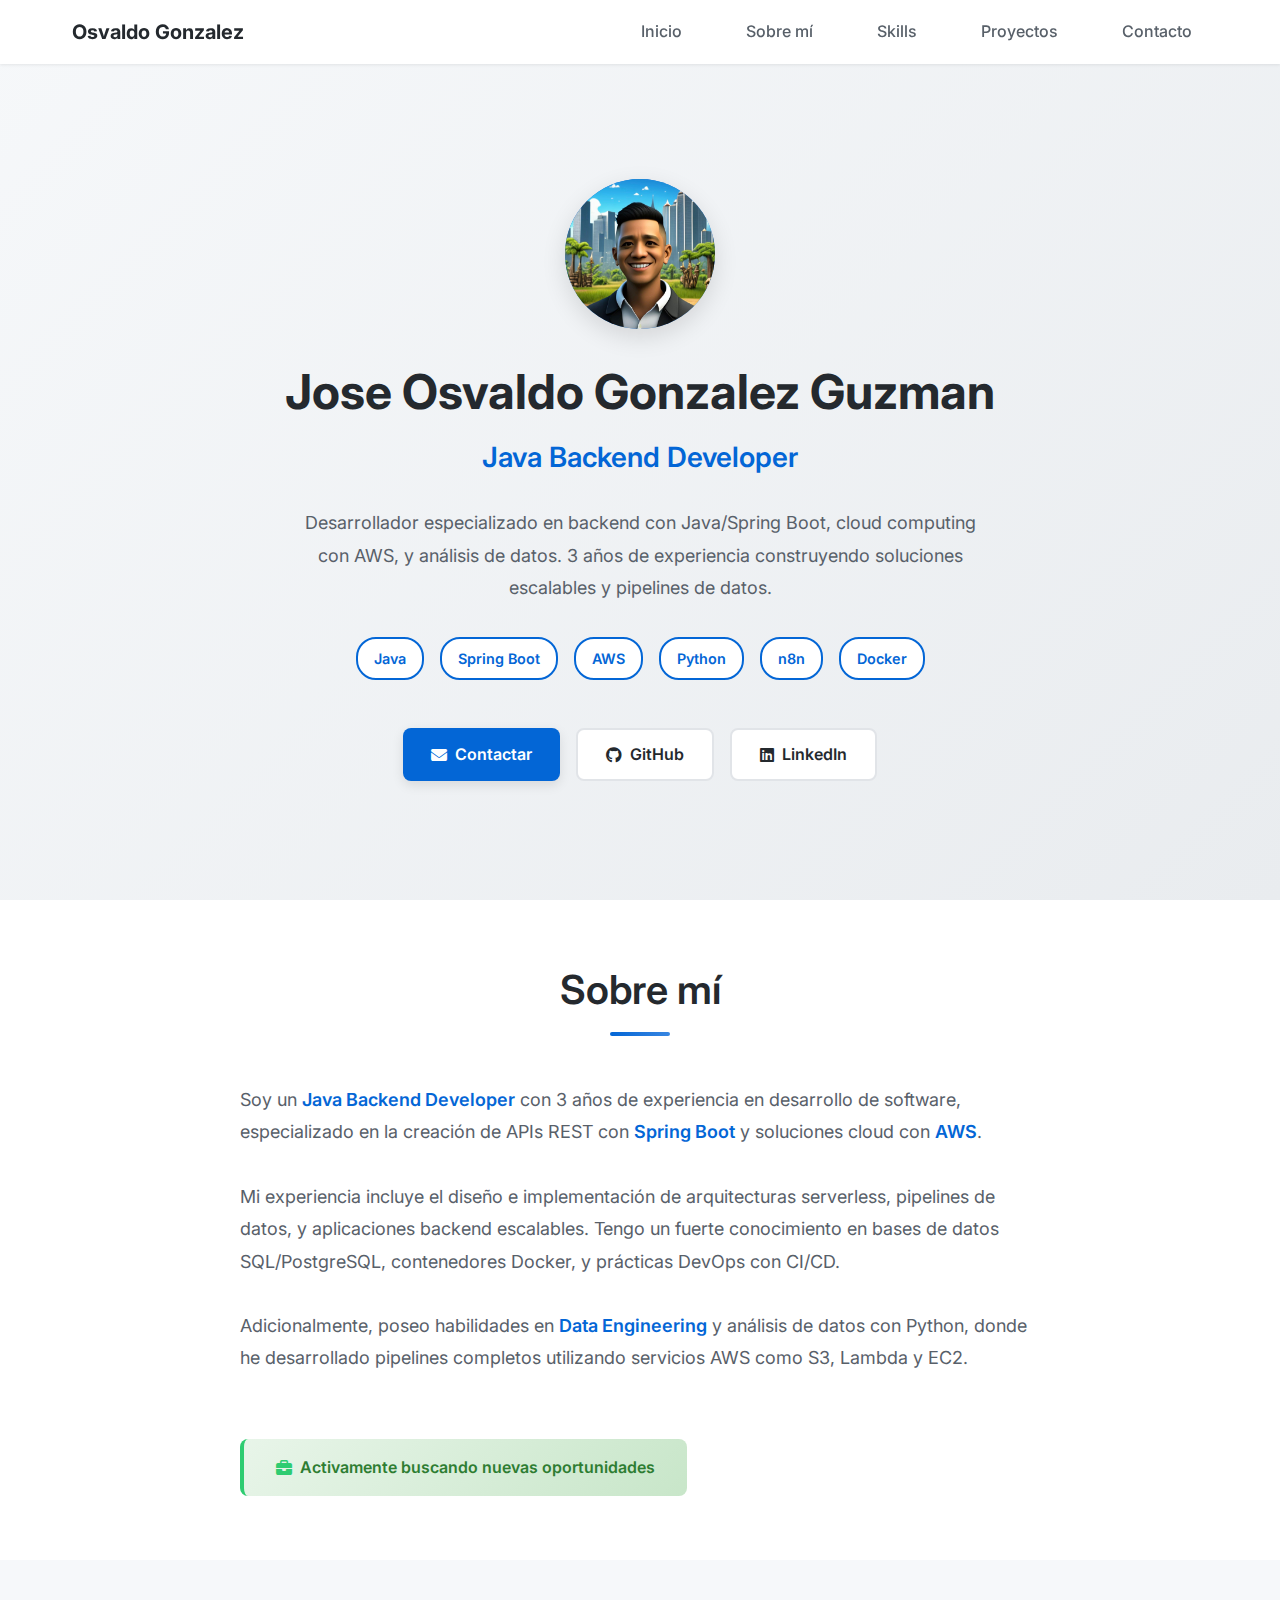
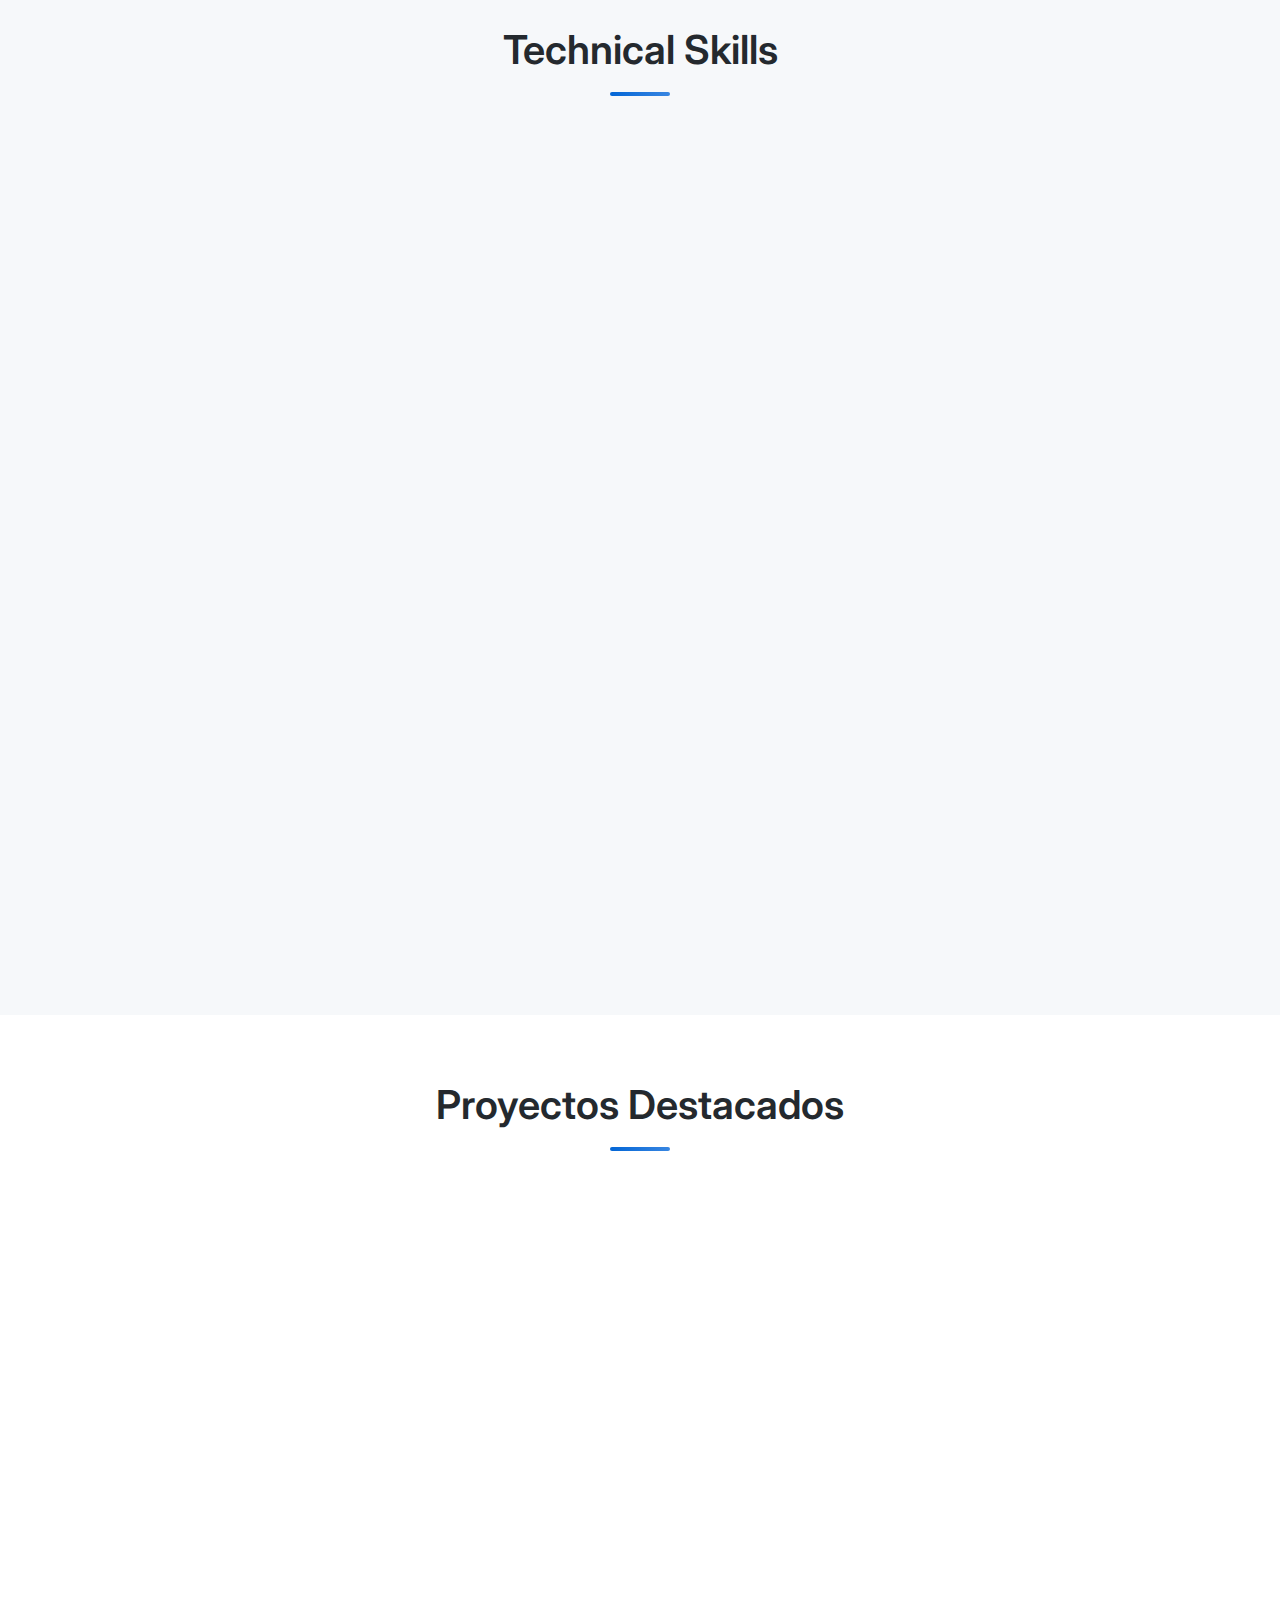
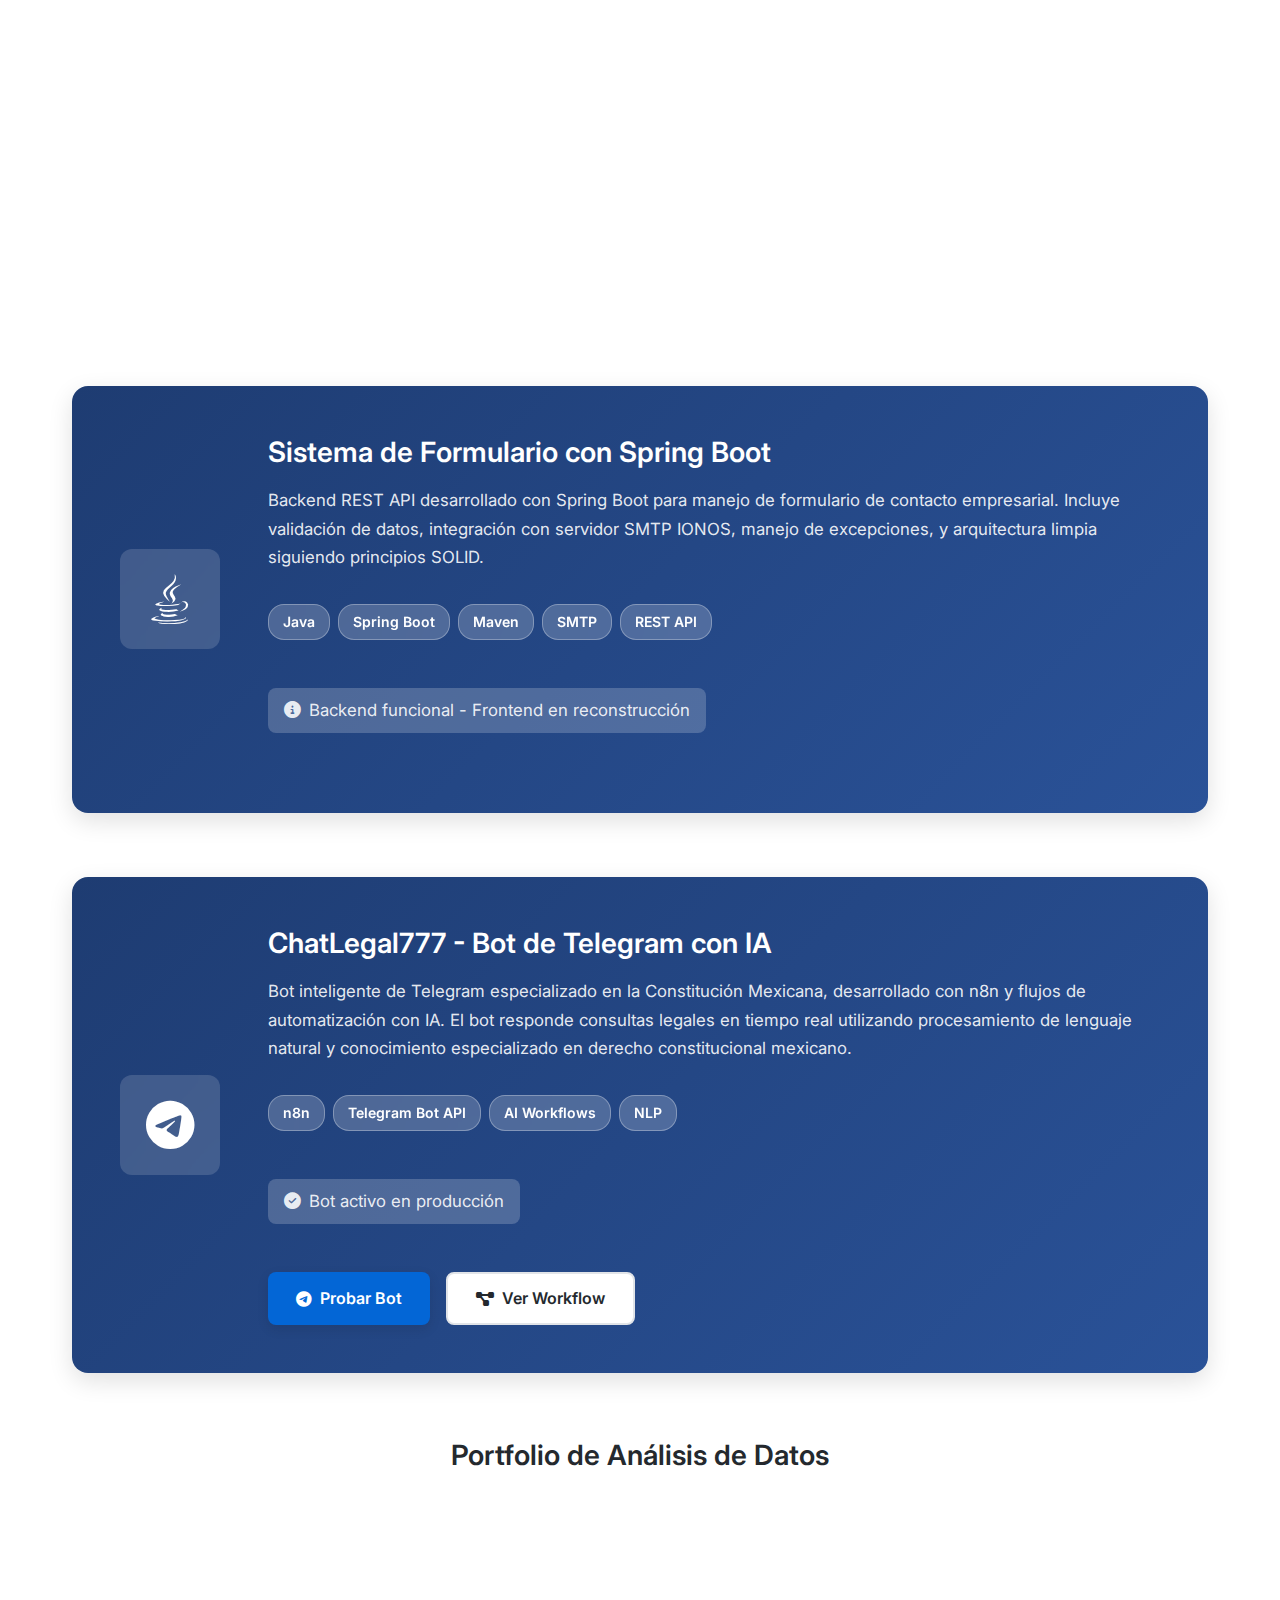
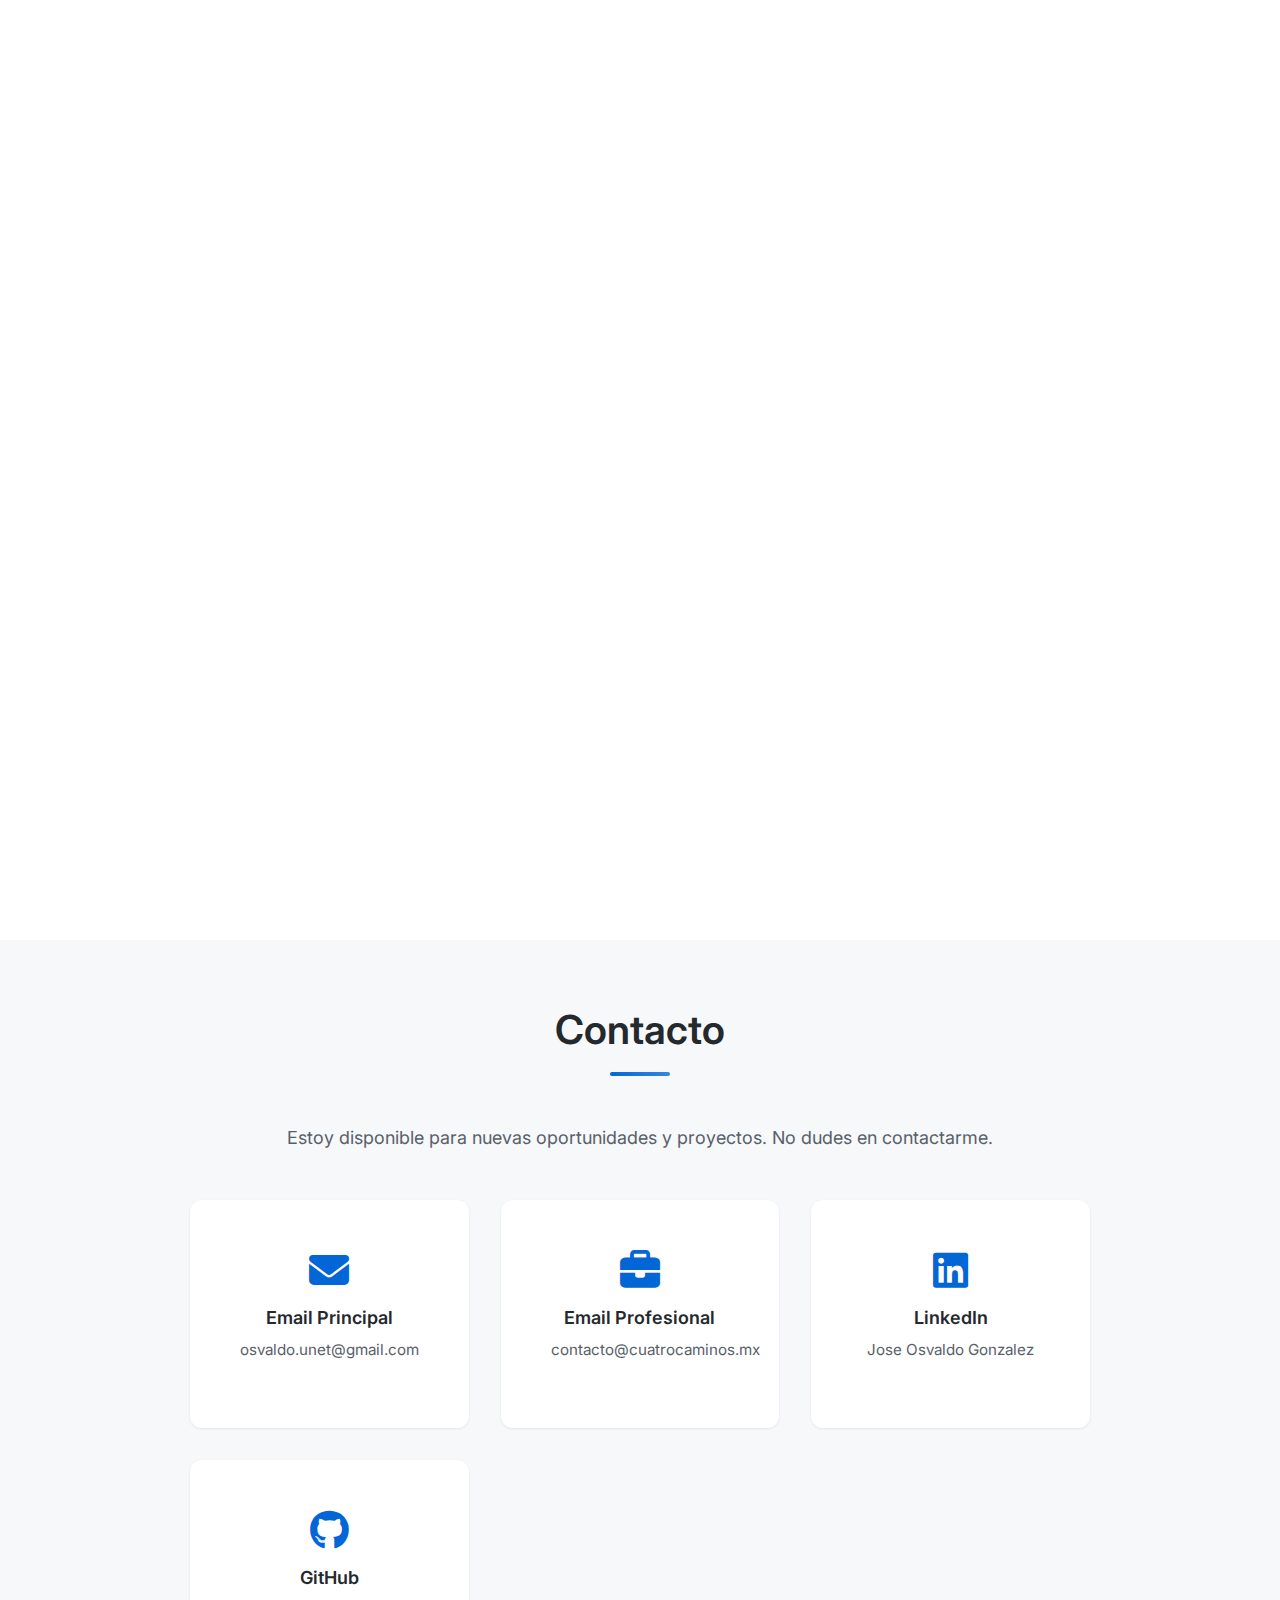
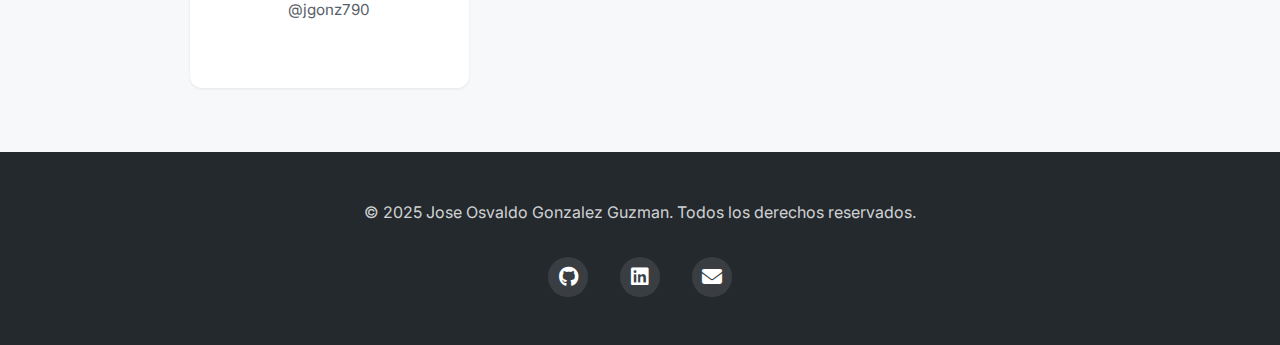
<file: index.html>
<!DOCTYPE html>
<html lang="es">
<head>
    <meta charset="UTF-8">
    <meta name="viewport" content="width=device-width, initial-scale=1.0">
    <meta name="description" content="Jose Osvaldo Gonzalez Guzman - Java Backend Developer Portfolio. Especializado en Spring Boot, AWS, y Data Engineering.">
    <title>Jose Osvaldo Gonzalez Guzman | Java Backend Developer</title>
    <link rel="stylesheet" href="styles.css">
    <link rel="stylesheet" href="https://cdnjs.cloudflare.com/ajax/libs/font-awesome/6.4.0/css/all.min.css">
    <link rel="preconnect" href="https://fonts.googleapis.com">
    <link rel="preconnect" href="https://fonts.gstatic.com" crossorigin>
    <link href="https://fonts.googleapis.com/css2?family=Inter:wght@300;400;500;600;700&display=swap" rel="stylesheet">
</head>
<body>
    <!-- Navigation -->
    <nav class="navbar">
        <div class="nav-container">
            <div class="nav-logo">Osvaldo Gonzalez</div>
            <ul class="nav-menu">
                <li><a href="#home" class="nav-link">Inicio</a></li>
                <li><a href="#about" class="nav-link">Sobre mí</a></li>
                <li><a href="#skills" class="nav-link">Skills</a></li>
                <li><a href="#projects" class="nav-link">Proyectos</a></li>
                <li><a href="#contact" class="nav-link">Contacto</a></li>
            </ul>
            <div class="hamburger">
                <span class="bar"></span>
                <span class="bar"></span>
                <span class="bar"></span>
            </div>
        </div>
    </nav>

    <!-- Hero Section -->
    <section id="home" class="hero">
        <div class="hero-container">
            <div class="hero-content">
                <div class="hero-image-placeholder">
                    <img src="osvaima.jpeg" alt="Jose Osvaldo Gonzalez Guzman">
                </div>
                <h1 class="hero-title">Jose Osvaldo Gonzalez Guzman</h1>
                <h2 class="hero-subtitle">Java Backend Developer</h2>
                <p class="hero-description">
                    Desarrollador especializado en backend con Java/Spring Boot, cloud computing con AWS,
                    y análisis de datos. 3 años de experiencia construyendo soluciones escalables y pipelines de datos.
                </p>
                <div class="hero-badges">
                    <span class="badge">Java</span>
                    <span class="badge">Spring Boot</span>
                    <span class="badge">AWS</span>
                    <span class="badge">Python</span>
                    <span class="badge">n8n</span>
                    <span class="badge">Docker</span>
                </div>
                <div class="hero-buttons">
                    <a href="#contact" class="btn btn-primary">
                        <i class="fas fa-envelope"></i> Contactar
                    </a>
                    <a href="https://github.com/jgonz790" target="_blank" class="btn btn-secondary">
                        <i class="fab fa-github"></i> GitHub
                    </a>
                    <a href="https://www.linkedin.com/in/jose-osvaldo-gonzalez-guzman-aaa618171/" target="_blank" class="btn btn-secondary">
                        <i class="fab fa-linkedin"></i> LinkedIn
                    </a>
                </div>
            </div>
        </div>
    </section>

    <!-- About Section -->
    <section id="about" class="about">
        <div class="container">
            <h2 class="section-title">Sobre mí</h2>
            <div class="about-content">
                <div class="about-text">
                    <p>
                        Soy un <strong>Java Backend Developer</strong> con 3 años de experiencia en desarrollo de software,
                        especializado en la creación de APIs REST con <strong>Spring Boot</strong> y soluciones cloud con <strong>AWS</strong>.
                    </p>
                    <p>
                        Mi experiencia incluye el diseño e implementación de arquitecturas serverless, pipelines de datos,
                        y aplicaciones backend escalables. Tengo un fuerte conocimiento en bases de datos SQL/PostgreSQL,
                        contenedores Docker, y prácticas DevOps con CI/CD.
                    </p>
                    <p>
                        Adicionalmente, poseo habilidades en <strong>Data Engineering</strong> y análisis de datos con Python,
                        donde he desarrollado pipelines completos utilizando servicios AWS como S3, Lambda y EC2.
                    </p>
                    <div class="status-badge">
                        <i class="fas fa-briefcase"></i>
                        <span>Activamente buscando nuevas oportunidades</span>
                    </div>
                </div>
            </div>
        </div>
    </section>

    <!-- Skills Section -->
    <section id="skills" class="skills">
        <div class="container">
            <h2 class="section-title">Technical Skills</h2>
            <div class="skills-grid">
                <div class="skill-category">
                    <div class="skill-icon">
                        <i class="fas fa-server"></i>
                    </div>
                    <h3>Backend Development</h3>
                    <div class="skill-tags">
                        <span class="skill-tag">Java</span>
                        <span class="skill-tag">Spring Boot</span>
                        <span class="skill-tag">Maven</span>
                        <span class="skill-tag">REST APIs</span>
                        <span class="skill-tag">JUnit</span>
                        <span class="skill-tag">Postman</span>
                    </div>
                </div>

                <div class="skill-category">
                    <div class="skill-icon">
                        <i class="fas fa-cloud"></i>
                    </div>
                    <h3>Cloud & DevOps</h3>
                    <div class="skill-tags">
                        <span class="skill-tag">AWS S3</span>
                        <span class="skill-tag">AWS Lambda</span>
                        <span class="skill-tag">AWS EC2</span>
                        <span class="skill-tag">Docker</span>
                        <span class="skill-tag">GitHub Actions</span>
                        <span class="skill-tag">CI/CD</span>
                    </div>
                </div>

                <div class="skill-category">
                    <div class="skill-icon">
                        <i class="fas fa-database"></i>
                    </div>
                    <h3>Databases</h3>
                    <div class="skill-tags">
                        <span class="skill-tag">SQL</span>
                        <span class="skill-tag">PostgreSQL</span>
                        <span class="skill-tag">Database Design</span>
                        <span class="skill-tag">Query Optimization</span>
                    </div>
                </div>

                <div class="skill-category">
                    <div class="skill-icon">
                        <i class="fas fa-chart-line"></i>
                    </div>
                    <h3>Data Analysis</h3>
                    <div class="skill-tags">
                        <span class="skill-tag">Python</span>
                        <span class="skill-tag">Pandas</span>
                        <span class="skill-tag">NumPy</span>
                        <span class="skill-tag">Matplotlib</span>
                        <span class="skill-tag">Seaborn</span>
                        <span class="skill-tag">Plotly</span>
                        <span class="skill-tag">Jupyter</span>
                    </div>
                </div>

                <div class="skill-category">
                    <div class="skill-icon">
                        <i class="fas fa-code"></i>
                    </div>
                    <h3>Tools & Others</h3>
                    <div class="skill-tags">
                        <span class="skill-tag">Git</span>
                        <span class="skill-tag">GitHub</span>
                        <span class="skill-tag">n8n</span>
                        <span class="skill-tag">HTML/CSS</span>
                        <span class="skill-tag">JavaScript</span>
                        <span class="skill-tag">Streamlit</span>
                        <span class="skill-tag">Telegram Bots</span>
                    </div>
                </div>
            </div>
        </div>
    </section>

    <!-- Featured Projects Section -->
    <section id="projects" class="projects">
        <div class="container">
            <h2 class="section-title">Proyectos Destacados</h2>

            <!-- FEATURED PROJECT - Ukraine-Russia Pipeline -->
            <div class="featured-project">
                <div class="featured-badge">
                    <i class="fas fa-star"></i> PROYECTO PRINCIPAL
                </div>
                <div class="featured-content">
                    <div class="featured-text">
                        <h3>Pipeline de Datos - Conflicto Ucrania-Rusia 2022</h3>
                        <p class="project-description">
                            Pipeline completo de análisis de datos end-to-end implementado en AWS. El proyecto incluye
                            ingesta de datos, procesamiento ETL con AWS Lambda, almacenamiento en S3, análisis exploratorio
                            con Python, y dashboard interactivo desplegado en EC2 con Streamlit.
                        </p>
                        <div class="project-highlights">
                            <div class="highlight-item">
                                <i class="fas fa-check-circle"></i>
                                <span>Arquitectura Serverless AWS</span>
                            </div>
                            <div class="highlight-item">
                                <i class="fas fa-check-circle"></i>
                                <span>Procesamiento Distribuido</span>
                            </div>
                            <div class="highlight-item">
                                <i class="fas fa-check-circle"></i>
                                <span>Dashboard Interactivo en Tiempo Real</span>
                            </div>
                            <div class="highlight-item">
                                <i class="fas fa-check-circle"></i>
                                <span>Visualizaciones Avanzadas con Plotly</span>
                            </div>
                        </div>
                        <div class="project-tech">
                            <span class="tech-badge">Python</span>
                            <span class="tech-badge">AWS S3</span>
                            <span class="tech-badge">AWS Lambda</span>
                            <span class="tech-badge">AWS EC2</span>
                            <span class="tech-badge">Streamlit</span>
                            <span class="tech-badge">Pandas</span>
                            <span class="tech-badge">Plotly</span>
                        </div>
                        <div class="project-buttons">
                            <a href="http://54.193.26.172:8501" target="_blank" class="btn btn-primary">
                                <i class="fas fa-external-link-alt"></i> Ver Dashboard Live
                            </a>
                            <a href="tareas/trabajofinal/" class="btn btn-secondary">
                                <i class="fas fa-code"></i> Ver Código
                            </a>
                        </div>
                    </div>
                    <div class="featured-image">
                        <div class="project-icon-large">
                            <i class="fas fa-project-diagram"></i>
                        </div>
                    </div>
                </div>
            </div>

            <!-- Secondary Featured Project - Spring Boot -->
            <div class="secondary-featured">
                <div class="secondary-featured-content">
                    <div class="secondary-icon">
                        <i class="fab fa-java"></i>
                    </div>
                    <div class="secondary-text">
                        <h3>Sistema de Formulario con Spring Boot</h3>
                        <p>
                            Backend REST API desarrollado con Spring Boot para manejo de formulario de contacto empresarial.
                            Incluye validación de datos, integración con servidor SMTP IONOS, manejo de excepciones,
                            y arquitectura limpia siguiendo principios SOLID.
                        </p>
                        <div class="project-tech">
                            <span class="tech-badge">Java</span>
                            <span class="tech-badge">Spring Boot</span>
                            <span class="tech-badge">Maven</span>
                            <span class="tech-badge">SMTP</span>
                            <span class="tech-badge">REST API</span>
                        </div>
                        <p class="project-status">
                            <i class="fas fa-info-circle"></i> Backend funcional - Frontend en reconstrucción
                        </p>
                    </div>
                </div>
            </div>

            <!-- Third Featured Project - ChatLegal Bot -->
            <div class="secondary-featured">
                <div class="secondary-featured-content">
                    <div class="secondary-icon">
                        <i class="fab fa-telegram"></i>
                    </div>
                    <div class="secondary-text">
                        <h3>ChatLegal777 - Bot de Telegram con IA</h3>
                        <p>
                            Bot inteligente de Telegram especializado en la Constitución Mexicana, desarrollado con n8n y flujos de automatización con IA.
                            El bot responde consultas legales en tiempo real utilizando procesamiento de lenguaje natural y conocimiento especializado
                            en derecho constitucional mexicano.
                        </p>
                        <div class="project-tech">
                            <span class="tech-badge">n8n</span>
                            <span class="tech-badge">Telegram Bot API</span>
                            <span class="tech-badge">AI Workflows</span>
                            <span class="tech-badge">NLP</span>
                        </div>
                        <p class="project-status">
                            <i class="fas fa-check-circle"></i> Bot activo en producción
                        </p>
                        <div class="project-buttons" style="margin-top: 1rem;">
                            <a href="https://t.me/ChatLegal777bot" target="_blank" class="btn btn-primary">
                                <i class="fab fa-telegram"></i> Probar Bot
                            </a>
                            <a href="https://n8n.cuatrocaminos.mx/workflow/uD4ocmXVu4KEKzRh" target="_blank" class="btn btn-secondary">
                                <i class="fas fa-project-diagram"></i> Ver Workflow
                            </a>
                        </div>
                    </div>
                </div>
            </div>

            <!-- Data Analysis Projects Grid -->
            <h3 class="subsection-title">Portfolio de Análisis de Datos</h3>
            <div class="projects-grid">
                <div class="project-card">
                    <div class="project-card-icon lambda">
                        <i class="fas fa-bolt"></i>
                    </div>
                    <h4>AWS Lambda - NYC Taxi Analysis</h4>
                    <p>Función serverless para procesamiento de datos de taxis NYC con AWS Lambda, S3 y formato Parquet.</p>
                    <div class="project-tech">
                        <span class="tech-badge-sm">AWS Lambda</span>
                        <span class="tech-badge-sm">Python</span>
                        <span class="tech-badge-sm">S3</span>
                    </div>
                    <a href="tareas/25agosto/AWS_Lambda_Taxi_Analysis.html" class="project-link">
                        Ver Proyecto <i class="fas fa-arrow-right"></i>
                    </a>
                </div>

                <div class="project-card">
                    <div class="project-card-icon netflix">
                        <i class="fas fa-film"></i>
                    </div>
                    <h4>Análisis Netflix - Avanzado</h4>
                    <p>Análisis profundo con insights geográficos, tendencias temporales y patrones de contenido.</p>
                    <div class="project-tech">
                        <span class="tech-badge-sm">Python</span>
                        <span class="tech-badge-sm">Pandas</span>
                        <span class="tech-badge-sm">Plotly</span>
                    </div>
                    <a href="tareas/19agosto/Netflix_Analisis_Basico_Osvaldo.html" class="project-link">
                        Ver Proyecto <i class="fas fa-arrow-right"></i>
                    </a>
                </div>

                <div class="project-card">
                    <div class="project-card-icon netflix">
                        <i class="fas fa-tv"></i>
                    </div>
                    <h4>Análisis Netflix - Básico</h4>
                    <p>Exploración inicial del dataset con limpieza de datos y visualizaciones fundamentales.</p>
                    <div class="project-tech">
                        <span class="tech-badge-sm">Python</span>
                        <span class="tech-badge-sm">Pandas</span>
                        <span class="tech-badge-sm">Matplotlib</span>
                    </div>
                    <a href="tareas/18agosto/Netflix_Data_Analisys.html" class="project-link">
                        Ver Proyecto <i class="fas fa-arrow-right"></i>
                    </a>
                </div>

                <div class="project-card">
                    <div class="project-card-icon spotify">
                        <i class="fas fa-music"></i>
                    </div>
                    <h4>Análisis Spotify</h4>
                    <p>Exploración de datos musicales, características de audio y patrones de consumo.</p>
                    <div class="project-tech">
                        <span class="tech-badge-sm">Python</span>
                        <span class="tech-badge-sm">Seaborn</span>
                        <span class="tech-badge-sm">NumPy</span>
                    </div>
                    <a href="tareas/21agosto/spotify_analisis.html" class="project-link">
                        Ver Proyecto <i class="fas fa-arrow-right"></i>
                    </a>
                </div>

                <div class="project-card">
                    <div class="project-card-icon titanic">
                        <i class="fas fa-ship"></i>
                    </div>
                    <h4>Titanic Analysis</h4>
                    <p>Análisis de supervivencia, factores de riesgo y visualización de patrones demográficos.</p>
                    <div class="project-tech">
                        <span class="tech-badge-sm">Python</span>
                        <span class="tech-badge-sm">Pandas</span>
                        <span class="tech-badge-sm">Matplotlib</span>
                    </div>
                    <a href="tareas/26agosto/TitanicAnalysis.html" class="project-link">
                        Ver Proyecto <i class="fas fa-arrow-right"></i>
                    </a>
                </div>
            </div>
        </div>
    </section>

    <!-- Contact Section -->
    <section id="contact" class="contact">
        <div class="container">
            <h2 class="section-title">Contacto</h2>
            <div class="contact-content">
                <p class="contact-description">
                    Estoy disponible para nuevas oportunidades y proyectos. No dudes en contactarme.
                </p>
                <div class="contact-grid">
                    <a href="mailto:osvaldo.unet@gmail.com" class="contact-card">
                        <i class="fas fa-envelope"></i>
                        <h4>Email Principal</h4>
                        <p>osvaldo.unet@gmail.com</p>
                    </a>
                    <a href="mailto:contacto@cuatrocaminos.mx" class="contact-card">
                        <i class="fas fa-briefcase"></i>
                        <h4>Email Profesional</h4>
                        <p>contacto@cuatrocaminos.mx</p>
                    </a>
                    <a href="https://www.linkedin.com/in/jose-osvaldo-gonzalez-guzman-aaa618171/" target="_blank" class="contact-card">
                        <i class="fab fa-linkedin"></i>
                        <h4>LinkedIn</h4>
                        <p>Jose Osvaldo Gonzalez</p>
                    </a>
                    <a href="https://github.com/jgonz790" target="_blank" class="contact-card">
                        <i class="fab fa-github"></i>
                        <h4>GitHub</h4>
                        <p>@jgonz790</p>
                    </a>
                </div>
            </div>
        </div>
    </section>

    <!-- Footer -->
    <footer class="footer">
        <div class="container">
            <div class="footer-content">
                <p>&copy; 2025 Jose Osvaldo Gonzalez Guzman. Todos los derechos reservados.</p>
                <div class="footer-links">
                    <a href="https://github.com/jgonz790" target="_blank">
                        <i class="fab fa-github"></i>
                    </a>
                    <a href="https://www.linkedin.com/in/jose-osvaldo-gonzalez-guzman-aaa618171/" target="_blank">
                        <i class="fab fa-linkedin"></i>
                    </a>
                    <a href="mailto:osvaldo.unet@gmail.com">
                        <i class="fas fa-envelope"></i>
                    </a>
                </div>
            </div>
        </div>
    </footer>

    <!-- JavaScript for mobile menu -->
    <script>
        // Mobile menu toggle
        const hamburger = document.querySelector('.hamburger');
        const navMenu = document.querySelector('.nav-menu');
        const navLinks = document.querySelectorAll('.nav-link');

        hamburger.addEventListener('click', () => {
            hamburger.classList.toggle('active');
            navMenu.classList.toggle('active');
        });

        navLinks.forEach(link => {
            link.addEventListener('click', () => {
                hamburger.classList.remove('active');
                navMenu.classList.remove('active');
            });
        });

        // Smooth scrolling
        document.querySelectorAll('a[href^="#"]').forEach(anchor => {
            anchor.addEventListener('click', function (e) {
                e.preventDefault();
                const target = document.querySelector(this.getAttribute('href'));
                if (target) {
                    target.scrollIntoView({
                        behavior: 'smooth',
                        block: 'start'
                    });
                }
            });
        });

        // Navbar background on scroll
        window.addEventListener('scroll', () => {
            const navbar = document.querySelector('.navbar');
            if (window.scrollY > 50) {
                navbar.classList.add('scrolled');
            } else {
                navbar.classList.remove('scrolled');
            }
        });

        // Intersection Observer for animations
        const observerOptions = {
            threshold: 0.1,
            rootMargin: '0px 0px -50px 0px'
        };

        const observer = new IntersectionObserver((entries) => {
            entries.forEach(entry => {
                if (entry.isIntersecting) {
                    entry.target.classList.add('animate-in');
                }
            });
        }, observerOptions);

        document.querySelectorAll('.project-card, .skill-category, .featured-project').forEach(el => {
            observer.observe(el);
        });
    </script>
</body>
</html>
</file>
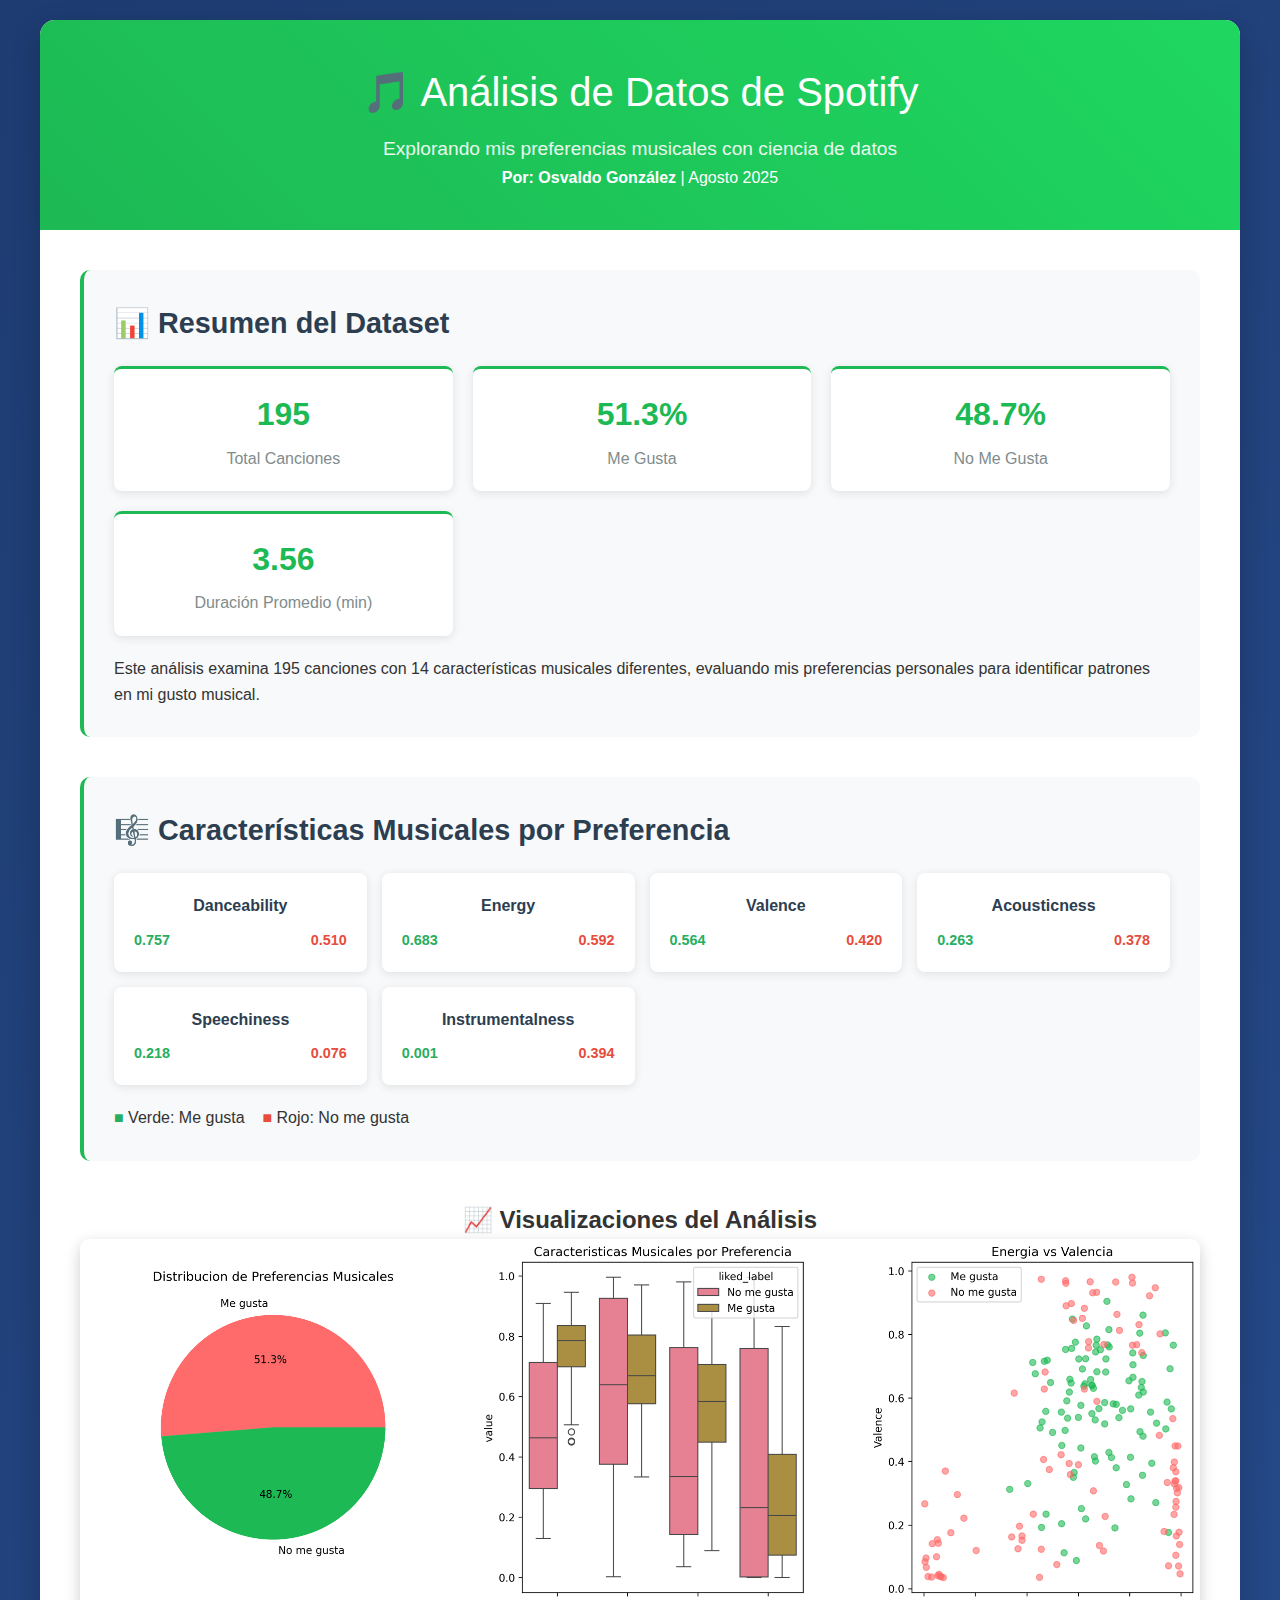
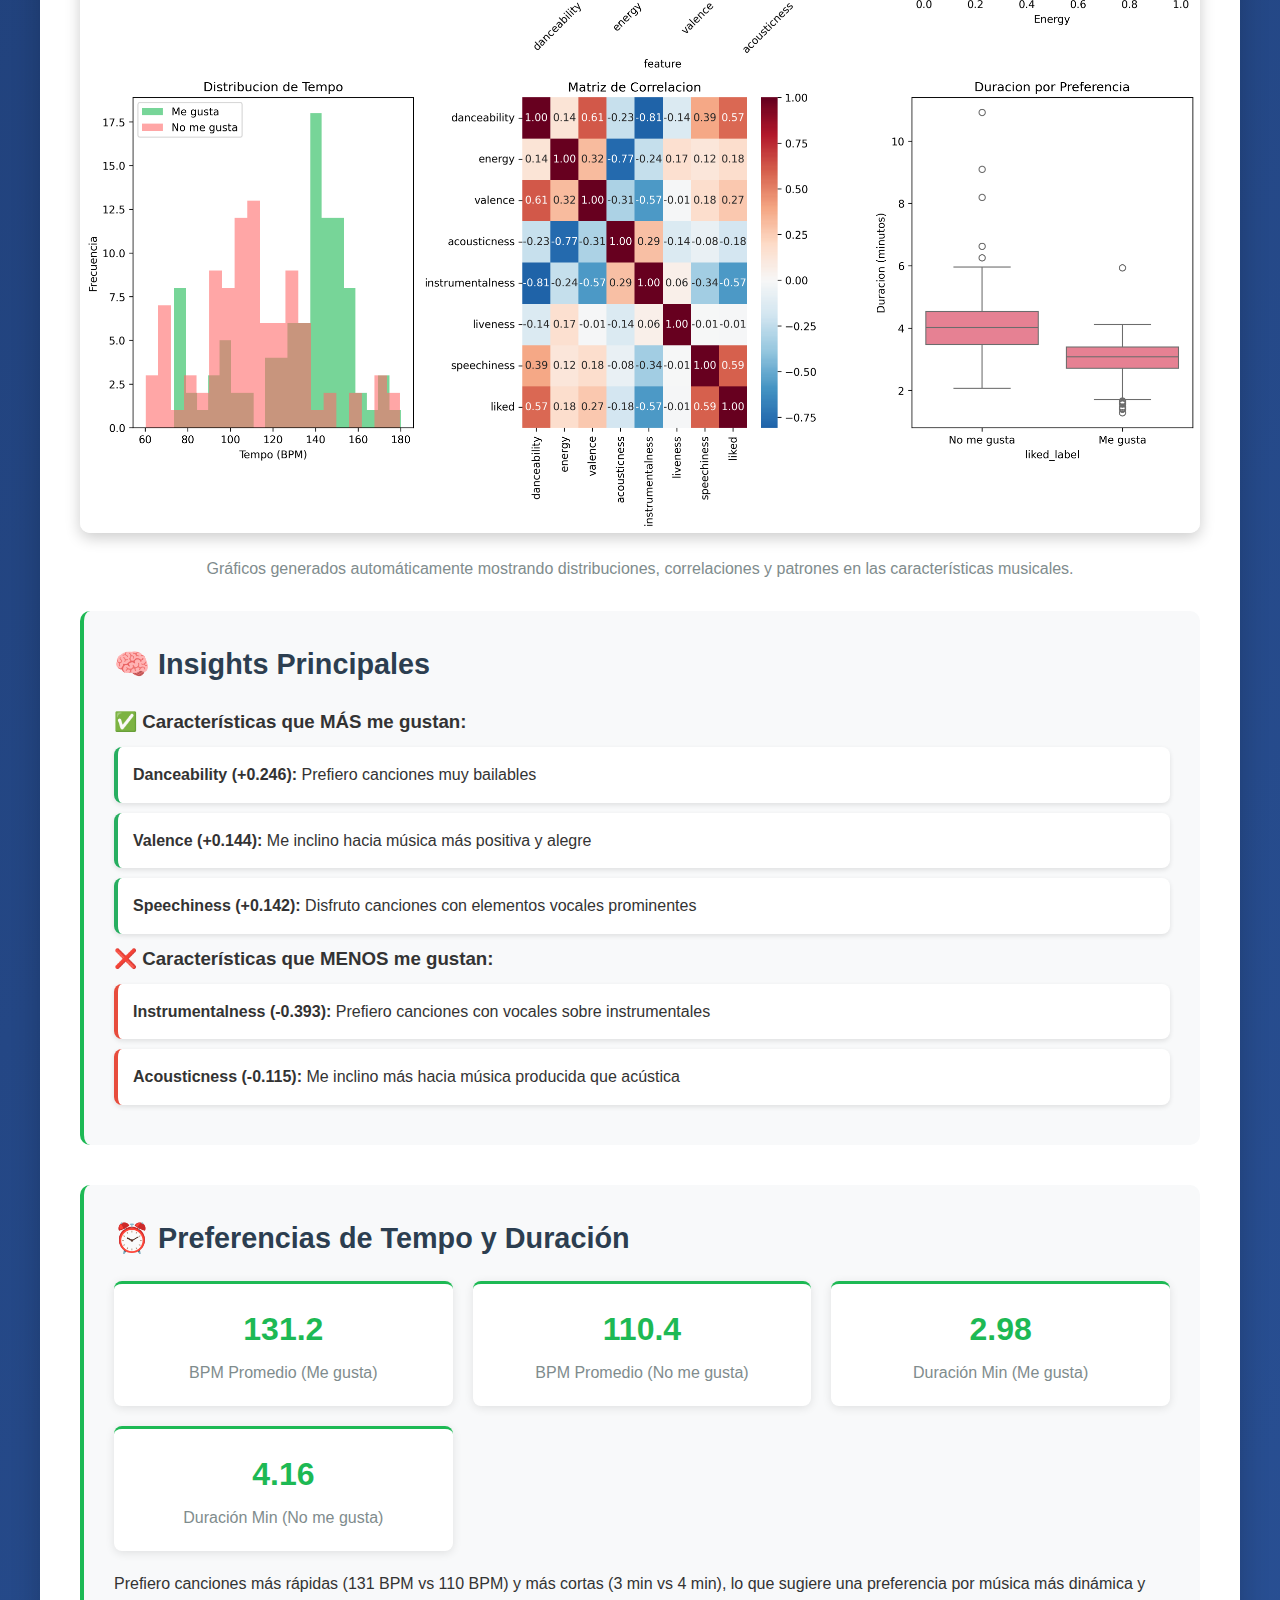
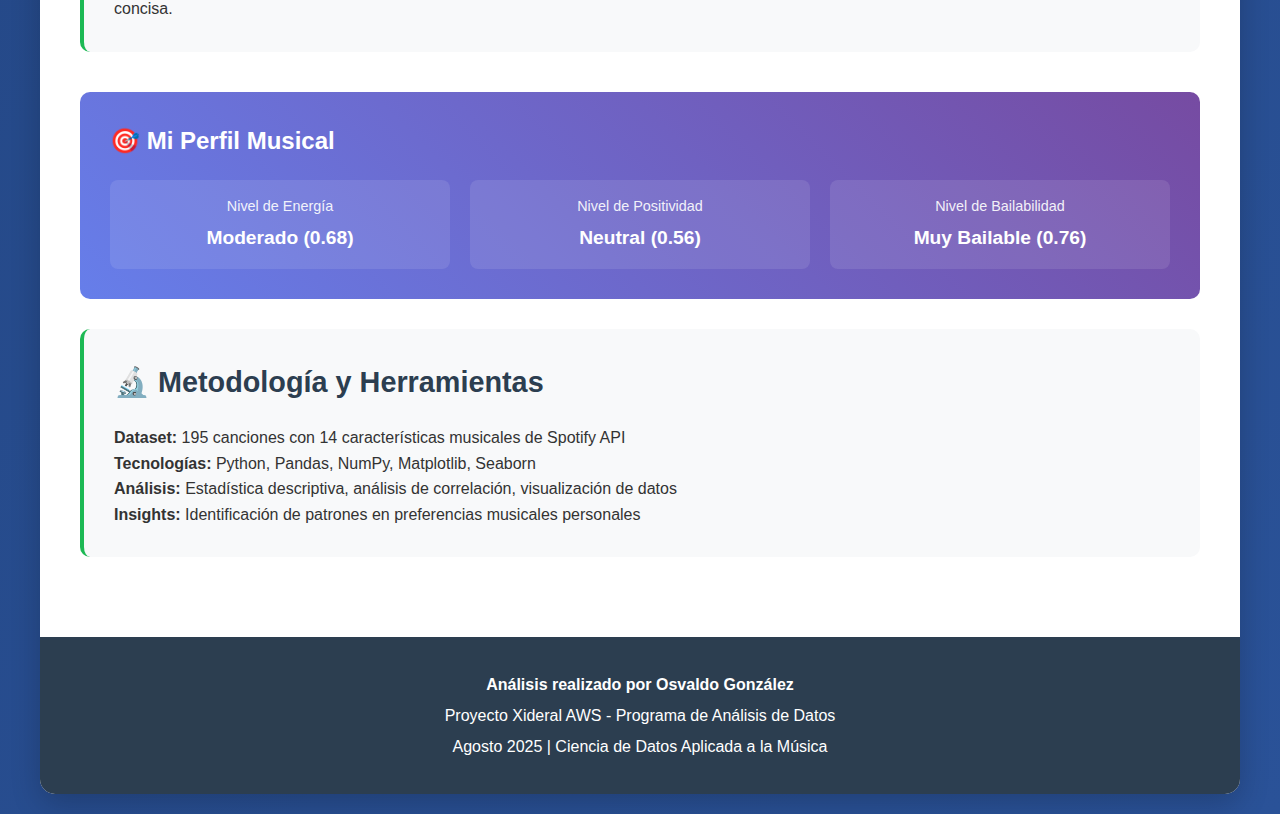
<file: tareas/21agosto/index.html>
<!DOCTYPE html>
<html lang="es">
<head>
    <meta charset="UTF-8">
    <meta name="viewport" content="width=device-width, initial-scale=1.0">
    <title>Análisis de Datos de Spotify - Osvaldo González</title>
    <style>
        * {
            margin: 0;
            padding: 0;
            box-sizing: border-box;
        }

        body {
            font-family: 'Segoe UI', Tahoma, Geneva, Verdana, sans-serif;
            line-height: 1.6;
            color: #333;
            background: linear-gradient(135deg, #1e3c72 0%, #2a5298 100%);
            min-height: 100vh;
            padding: 20px;
        }

        .container {
            max-width: 1200px;
            margin: 0 auto;
            background: white;
            border-radius: 15px;
            box-shadow: 0 10px 30px rgba(0,0,0,0.2);
            overflow: hidden;
        }

        .header {
            background: linear-gradient(45deg, #1DB954, #1ed760);
            color: white;
            padding: 40px;
            text-align: center;
        }

        .header h1 {
            font-size: 2.5rem;
            margin-bottom: 10px;
            font-weight: 300;
        }

        .header .subtitle {
            font-size: 1.2rem;
            opacity: 0.9;
        }

        .content {
            padding: 40px;
        }

        .section {
            margin-bottom: 40px;
            padding: 30px;
            background: #f8f9fa;
            border-radius: 10px;
            border-left: 4px solid #1DB954;
        }

        .section h2 {
            color: #2c3e50;
            margin-bottom: 20px;
            font-size: 1.8rem;
        }

        .stats-grid {
            display: grid;
            grid-template-columns: repeat(auto-fit, minmax(250px, 1fr));
            gap: 20px;
            margin: 20px 0;
        }

        .stat-card {
            background: white;
            padding: 20px;
            border-radius: 8px;
            box-shadow: 0 2px 10px rgba(0,0,0,0.1);
            text-align: center;
            border-top: 3px solid #1DB954;
        }

        .stat-number {
            font-size: 2rem;
            font-weight: bold;
            color: #1DB954;
        }

        .stat-label {
            color: #7f8c8d;
            margin-top: 5px;
        }

        .insights-list {
            list-style: none;
            padding: 0;
        }

        .insights-list li {
            background: white;
            margin: 10px 0;
            padding: 15px;
            border-radius: 8px;
            border-left: 4px solid #e74c3c;
            box-shadow: 0 2px 5px rgba(0,0,0,0.1);
        }

        .insights-list li.positive {
            border-left-color: #27ae60;
        }

        .insights-list li.negative {
            border-left-color: #e74c3c;
        }

        .features-grid {
            display: grid;
            grid-template-columns: repeat(auto-fit, minmax(200px, 1fr));
            gap: 15px;
            margin: 20px 0;
        }

        .feature-card {
            background: white;
            padding: 20px;
            border-radius: 8px;
            text-align: center;
            box-shadow: 0 2px 10px rgba(0,0,0,0.1);
        }

        .feature-name {
            font-weight: bold;
            color: #2c3e50;
            margin-bottom: 10px;
        }

        .feature-values {
            display: flex;
            justify-content: space-between;
            font-size: 0.9rem;
        }

        .like-value {
            color: #27ae60;
            font-weight: bold;
        }

        .dislike-value {
            color: #e74c3c;
            font-weight: bold;
        }

        .visualization {
            text-align: center;
            margin: 30px 0;
        }

        .visualization img {
            max-width: 100%;
            height: auto;
            border-radius: 10px;
            box-shadow: 0 5px 15px rgba(0,0,0,0.2);
        }

        .profile-section {
            background: linear-gradient(45deg, #667eea, #764ba2);
            color: white;
            padding: 30px;
            border-radius: 10px;
            margin: 30px 0;
        }

        .profile-section h3 {
            margin-bottom: 20px;
            font-size: 1.5rem;
        }

        .profile-traits {
            display: grid;
            grid-template-columns: repeat(auto-fit, minmax(200px, 1fr));
            gap: 20px;
        }

        .trait {
            background: rgba(255,255,255,0.1);
            padding: 15px;
            border-radius: 8px;
            text-align: center;
        }

        .trait-label {
            font-size: 0.9rem;
            opacity: 0.9;
        }

        .trait-value {
            font-size: 1.2rem;
            font-weight: bold;
            margin-top: 5px;
        }

        .footer {
            background: #2c3e50;
            color: white;
            padding: 30px;
            text-align: center;
        }

        .footer p {
            margin: 5px 0;
        }

        @media (max-width: 768px) {
            .header h1 {
                font-size: 2rem;
            }
            
            .content {
                padding: 20px;
            }
            
            .section {
                padding: 20px;
            }
        }
    </style>
</head>
<body>
    <div class="container">
        <div class="header">
            <h1>🎵 Análisis de Datos de Spotify</h1>
            <p class="subtitle">Explorando mis preferencias musicales con ciencia de datos</p>
            <p><strong>Por: Osvaldo González</strong> | Agosto 2025</p>
        </div>

        <div class="content">
            <div class="section">
                <h2>📊 Resumen del Dataset</h2>
                <div class="stats-grid">
                    <div class="stat-card">
                        <div class="stat-number">195</div>
                        <div class="stat-label">Total Canciones</div>
                    </div>
                    <div class="stat-card">
                        <div class="stat-number">51.3%</div>
                        <div class="stat-label">Me Gusta</div>
                    </div>
                    <div class="stat-card">
                        <div class="stat-number">48.7%</div>
                        <div class="stat-label">No Me Gusta</div>
                    </div>
                    <div class="stat-card">
                        <div class="stat-number">3.56</div>
                        <div class="stat-label">Duración Promedio (min)</div>
                    </div>
                </div>
                <p>Este análisis examina 195 canciones con 14 características musicales diferentes, evaluando mis preferencias personales para identificar patrones en mi gusto musical.</p>
            </div>

            <div class="section">
                <h2>🎼 Características Musicales por Preferencia</h2>
                <div class="features-grid">
                    <div class="feature-card">
                        <div class="feature-name">Danceability</div>
                        <div class="feature-values">
                            <span class="like-value">0.757</span>
                            <span class="dislike-value">0.510</span>
                        </div>
                    </div>
                    <div class="feature-card">
                        <div class="feature-name">Energy</div>
                        <div class="feature-values">
                            <span class="like-value">0.683</span>
                            <span class="dislike-value">0.592</span>
                        </div>
                    </div>
                    <div class="feature-card">
                        <div class="feature-name">Valence</div>
                        <div class="feature-values">
                            <span class="like-value">0.564</span>
                            <span class="dislike-value">0.420</span>
                        </div>
                    </div>
                    <div class="feature-card">
                        <div class="feature-name">Acousticness</div>
                        <div class="feature-values">
                            <span class="like-value">0.263</span>
                            <span class="dislike-value">0.378</span>
                        </div>
                    </div>
                    <div class="feature-card">
                        <div class="feature-name">Speechiness</div>
                        <div class="feature-values">
                            <span class="like-value">0.218</span>
                            <span class="dislike-value">0.076</span>
                        </div>
                    </div>
                    <div class="feature-card">
                        <div class="feature-name">Instrumentalness</div>
                        <div class="feature-values">
                            <span class="like-value">0.001</span>
                            <span class="dislike-value">0.394</span>
                        </div>
                    </div>
                </div>
                <p><span style="color: #27ae60;">■</span> Verde: Me gusta &nbsp;&nbsp; <span style="color: #e74c3c;">■</span> Rojo: No me gusta</p>
            </div>

            <div class="visualization">
                <h2>📈 Visualizaciones del Análisis</h2>
                <img src="spotify_analysis_complete.png" alt="Análisis completo de Spotify" />
                <p style="margin-top: 15px; color: #7f8c8d;">Gráficos generados automáticamente mostrando distribuciones, correlaciones y patrones en las características musicales.</p>
            </div>

            <div class="section">
                <h2>🧠 Insights Principales</h2>
                <h3>✅ Características que MÁS me gustan:</h3>
                <ul class="insights-list">
                    <li class="positive"><strong>Danceability (+0.246):</strong> Prefiero canciones muy bailables</li>
                    <li class="positive"><strong>Valence (+0.144):</strong> Me inclino hacia música más positiva y alegre</li>
                    <li class="positive"><strong>Speechiness (+0.142):</strong> Disfruto canciones con elementos vocales prominentes</li>
                </ul>

                <h3>❌ Características que MENOS me gustan:</h3>
                <ul class="insights-list">
                    <li class="negative"><strong>Instrumentalness (-0.393):</strong> Prefiero canciones con vocales sobre instrumentales</li>
                    <li class="negative"><strong>Acousticness (-0.115):</strong> Me inclino más hacia música producida que acústica</li>
                </ul>
            </div>

            <div class="section">
                <h2>⏰ Preferencias de Tempo y Duración</h2>
                <div class="stats-grid">
                    <div class="stat-card">
                        <div class="stat-number">131.2</div>
                        <div class="stat-label">BPM Promedio (Me gusta)</div>
                    </div>
                    <div class="stat-card">
                        <div class="stat-number">110.4</div>
                        <div class="stat-label">BPM Promedio (No me gusta)</div>
                    </div>
                    <div class="stat-card">
                        <div class="stat-number">2.98</div>
                        <div class="stat-label">Duración Min (Me gusta)</div>
                    </div>
                    <div class="stat-card">
                        <div class="stat-number">4.16</div>
                        <div class="stat-label">Duración Min (No me gusta)</div>
                    </div>
                </div>
                <p>Prefiero canciones más rápidas (131 BPM vs 110 BPM) y más cortas (3 min vs 4 min), lo que sugiere una preferencia por música más dinámica y concisa.</p>
            </div>

            <div class="profile-section">
                <h3>🎯 Mi Perfil Musical</h3>
                <div class="profile-traits">
                    <div class="trait">
                        <div class="trait-label">Nivel de Energía</div>
                        <div class="trait-value">Moderado (0.68)</div>
                    </div>
                    <div class="trait">
                        <div class="trait-label">Nivel de Positividad</div>
                        <div class="trait-value">Neutral (0.56)</div>
                    </div>
                    <div class="trait">
                        <div class="trait-label">Nivel de Bailabilidad</div>
                        <div class="trait-value">Muy Bailable (0.76)</div>
                    </div>
                </div>
            </div>

            <div class="section">
                <h2>🔬 Metodología y Herramientas</h2>
                <p><strong>Dataset:</strong> 195 canciones con 14 características musicales de Spotify API</p>
                <p><strong>Tecnologías:</strong> Python, Pandas, NumPy, Matplotlib, Seaborn</p>
                <p><strong>Análisis:</strong> Estadística descriptiva, análisis de correlación, visualización de datos</p>
                <p><strong>Insights:</strong> Identificación de patrones en preferencias musicales personales</p>
            </div>
        </div>

        <div class="footer">
            <p><strong>Análisis realizado por Osvaldo González</strong></p>
            <p>Proyecto Xideral AWS - Programa de Análisis de Datos</p>
            <p>Agosto 2025 | Ciencia de Datos Aplicada a la Música</p>
        </div>
    </div>
</body>
</html>
</file>
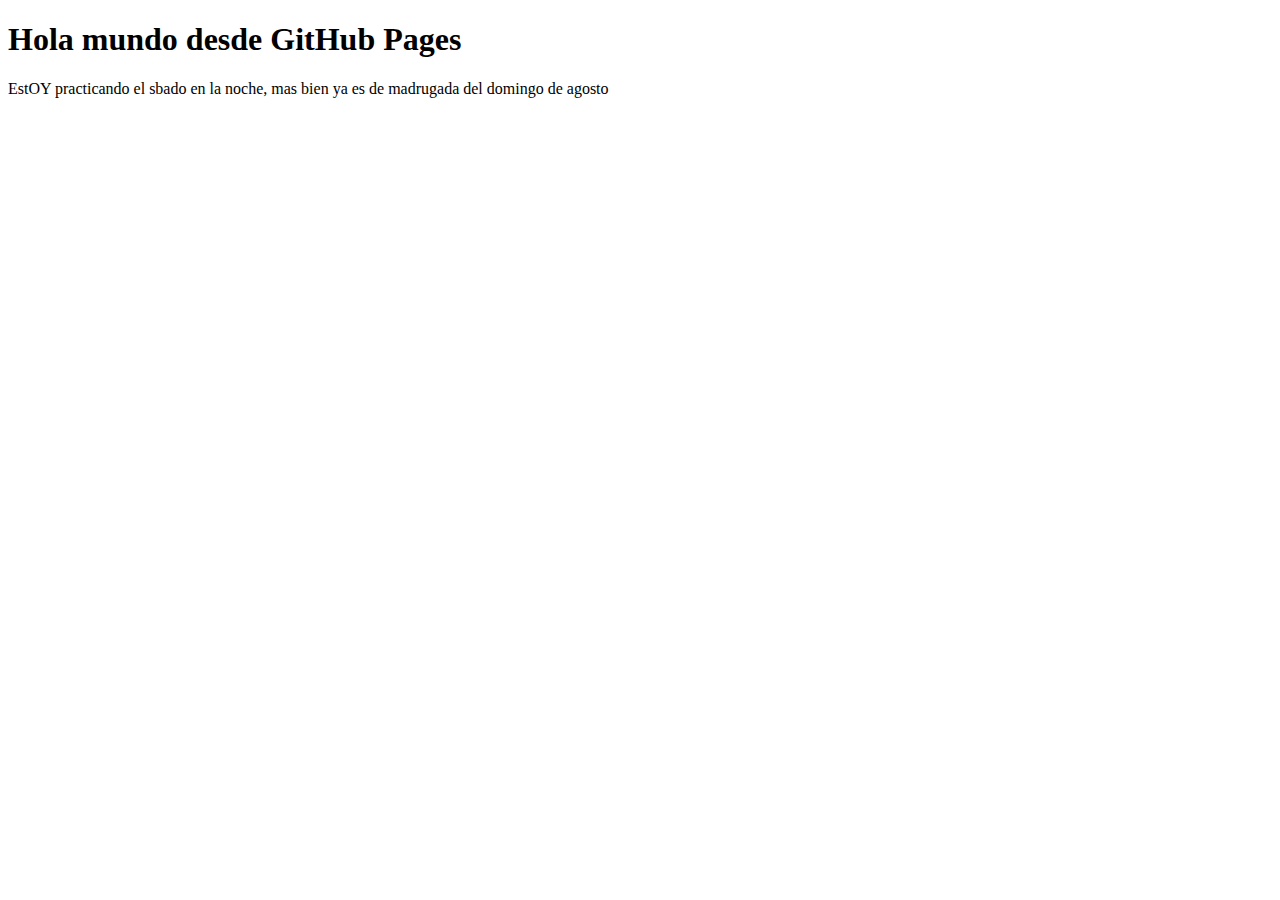
<file: tareas/24agosto/index.html>
<!DOCTYPE html>
<html>
<head>
    <title>code ayuda</title>
</head>
<body>
    <h1>Hola mundo desde GitHub Pages</h1>
    <p>EstOY practicando el sbado en la noche, mas bien ya es de madrugada del domingo de agosto</p>
</body>
</html>
</file>
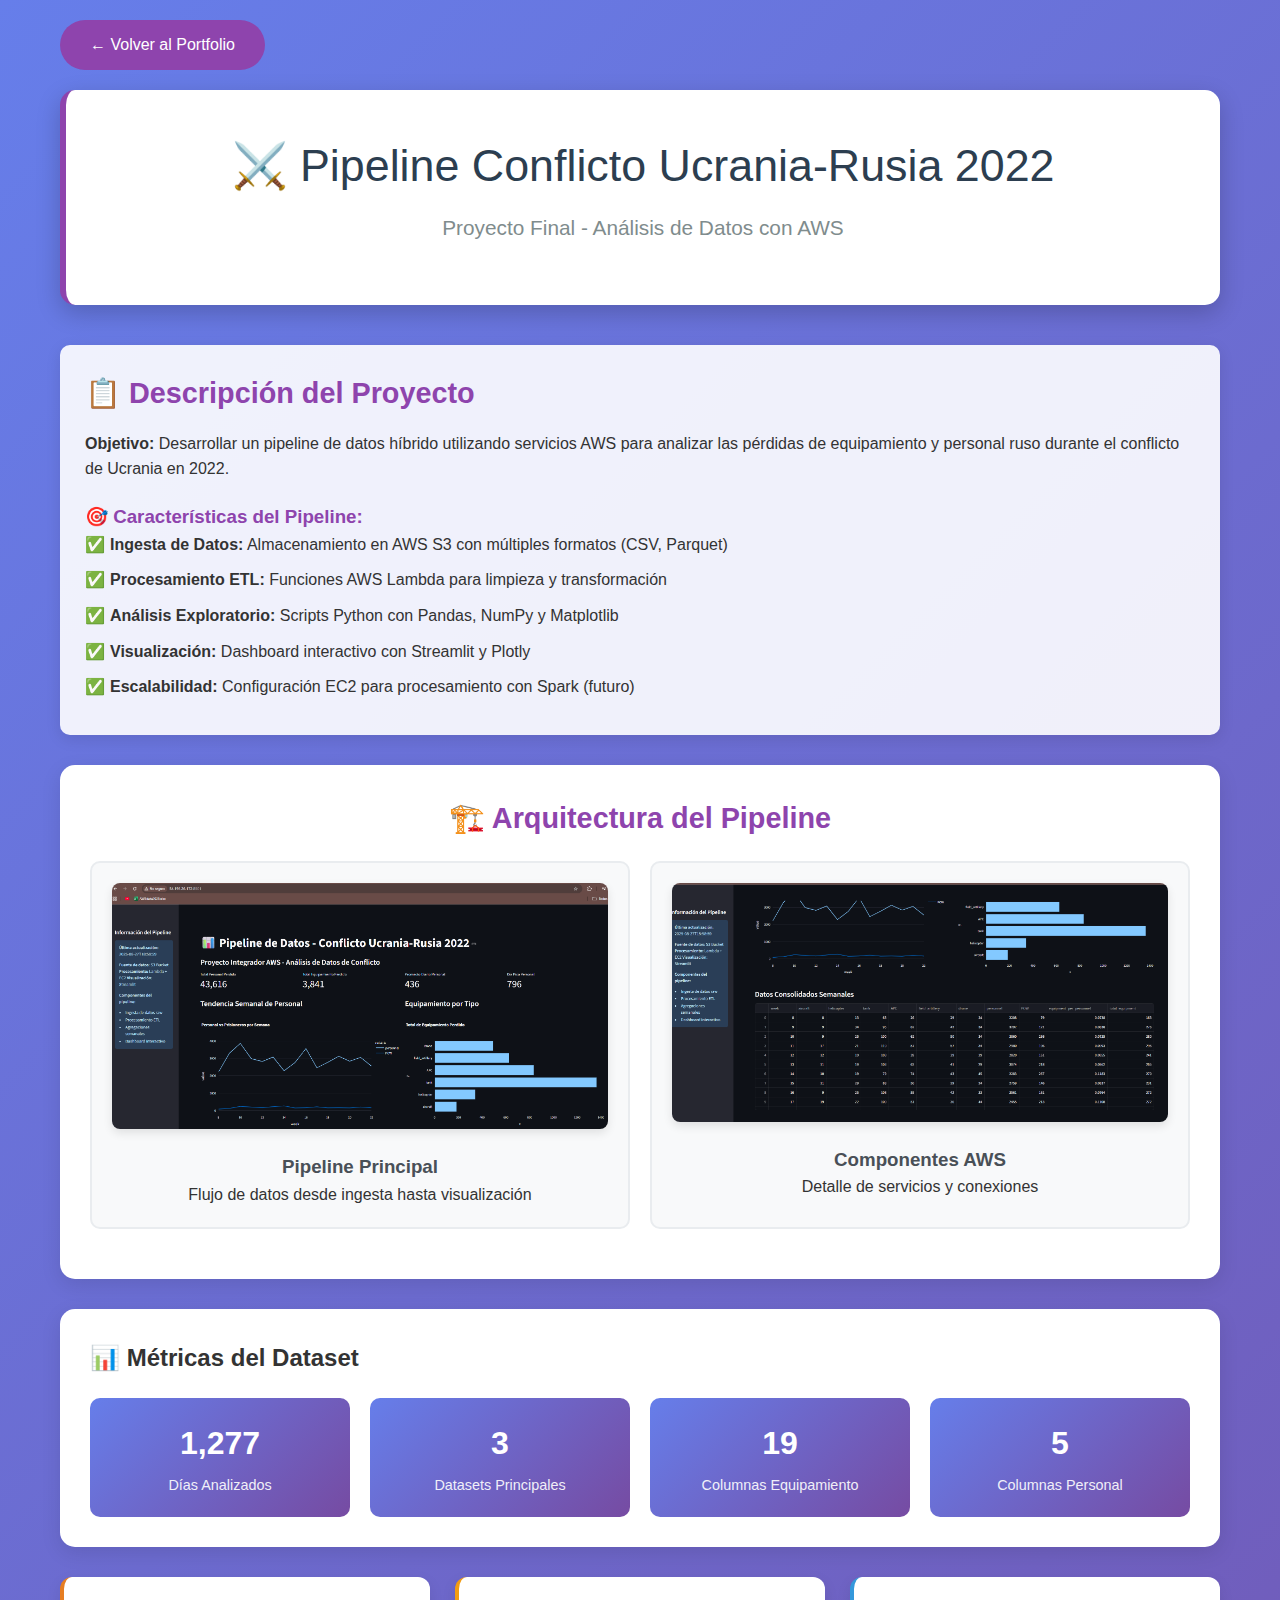
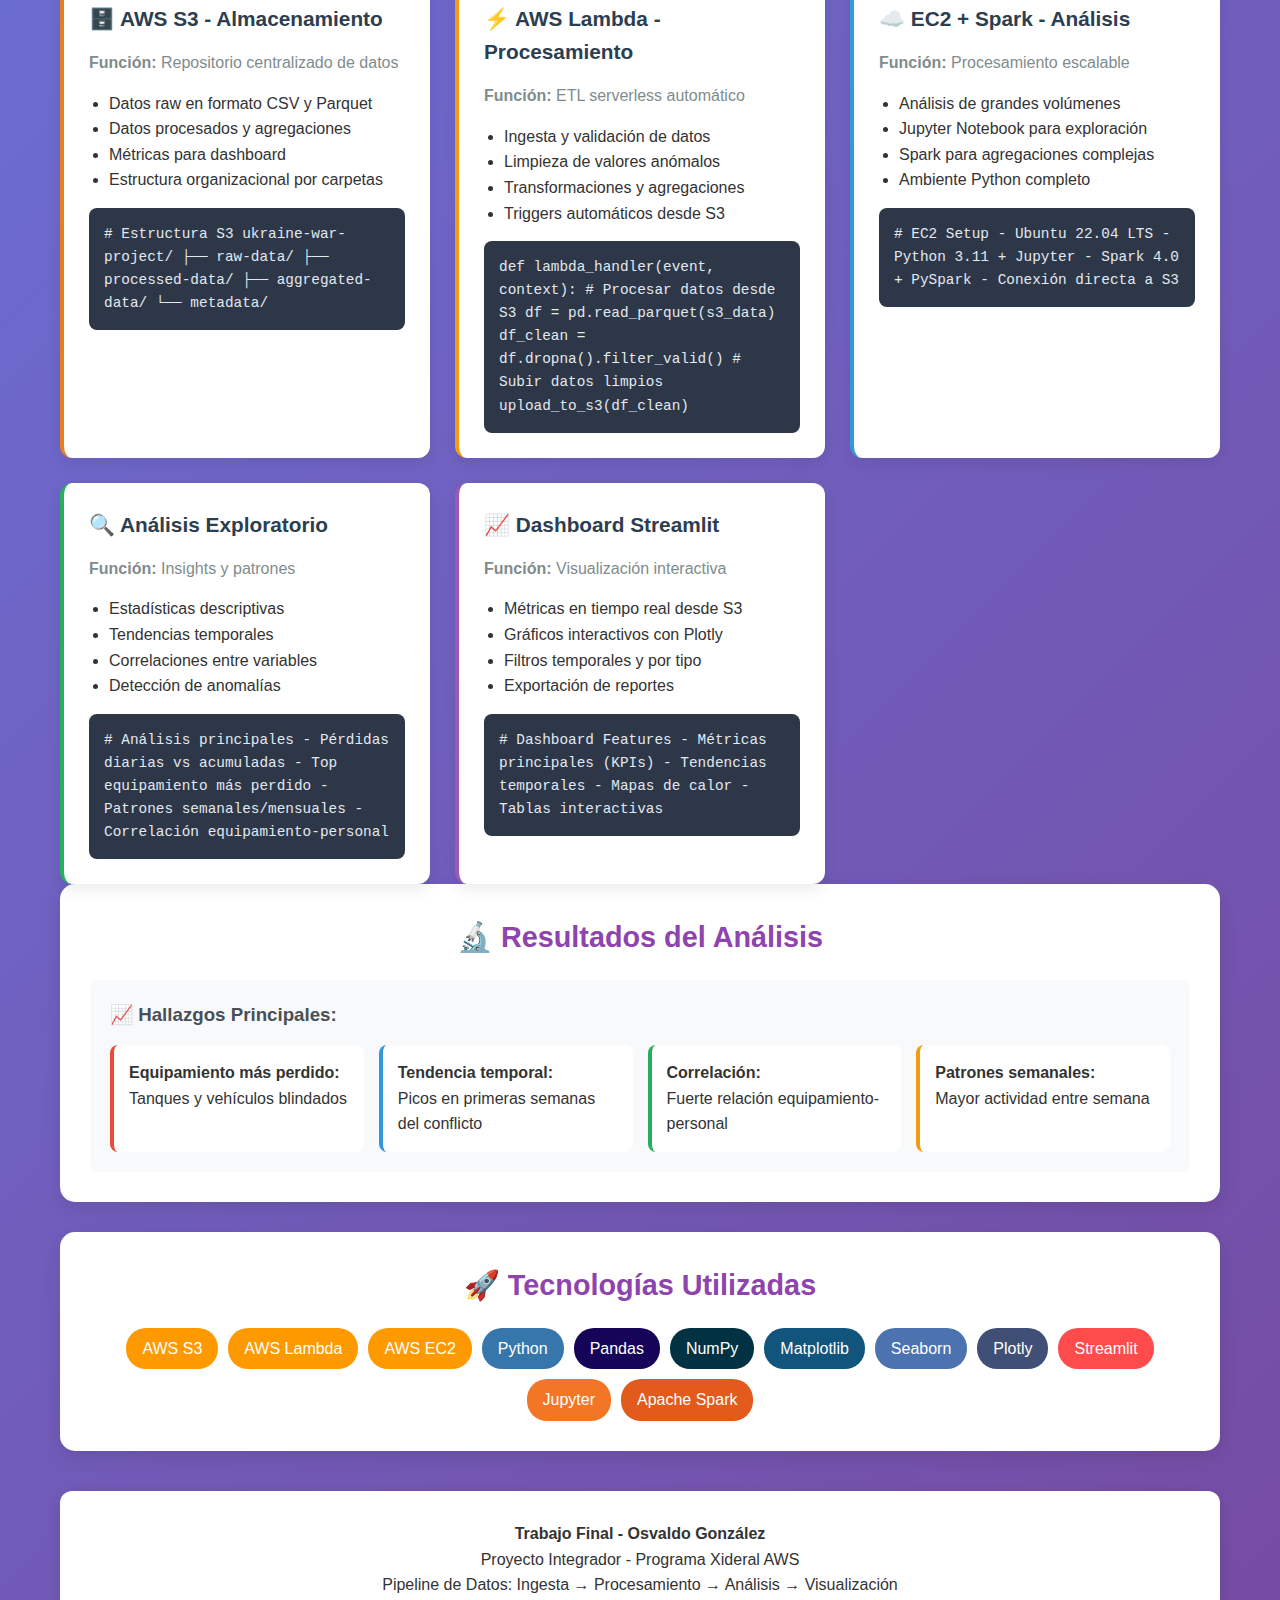
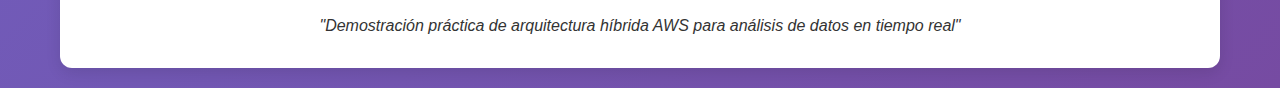
<file: tareas/trabajofinal/index.html>
<!DOCTYPE html>
<html lang="es">
<head>
    <meta charset="UTF-8">
    <meta name="viewport" content="width=device-width, initial-scale=1.0">
    <title>Trabajo Final - Pipeline Conflicto Ucrania-Rusia 2022</title>
    <style>
        * {
            margin: 0;
            padding: 0;
            box-sizing: border-box;
        }

        body {
            font-family: 'Segoe UI', Tahoma, Geneva, Verdana, sans-serif;
            line-height: 1.6;
            color: #333;
            background: linear-gradient(135deg, #667eea 0%, #764ba2 100%);
            min-height: 100vh;
        }

        .container {
            max-width: 1200px;
            margin: 0 auto;
            padding: 20px;
        }

        .header {
            text-align: center;
            background: white;
            padding: 40px 20px;
            margin-bottom: 40px;
            border-radius: 15px;
            box-shadow: 0 8px 25px rgba(0,0,0,0.2);
            border-left: 6px solid #8e44ad;
        }

        .header h1 {
            color: #2c3e50;
            font-size: 2.8rem;
            margin-bottom: 10px;
            font-weight: 300;
        }

        .header .subtitle {
            color: #7f8c8d;
            font-size: 1.3rem;
            font-weight: 400;
            margin-bottom: 20px;
        }

        .project-info {
            background: rgba(255,255,255,0.9);
            padding: 25px;
            border-radius: 10px;
            margin-bottom: 30px;
            box-shadow: 0 4px 15px rgba(0,0,0,0.1);
        }

        .project-info h2 {
            color: #8e44ad;
            margin-bottom: 15px;
            font-size: 1.8rem;
        }

        .project-info ul {
            list-style: none;
            padding-left: 0;
        }

        .project-info li {
            margin-bottom: 10px;
            padding-left: 25px;
            position: relative;
        }

        .project-info li::before {
            content: "✅";
            position: absolute;
            left: 0;
        }

        .architecture-section {
            background: white;
            padding: 30px;
            border-radius: 15px;
            margin-bottom: 30px;
            box-shadow: 0 6px 20px rgba(0,0,0,0.1);
        }

        .architecture-section h2 {
            color: #8e44ad;
            margin-bottom: 20px;
            font-size: 1.8rem;
            text-align: center;
        }

        .pipeline-images {
            display: grid;
            grid-template-columns: repeat(auto-fit, minmax(300px, 1fr));
            gap: 20px;
            margin: 20px 0;
        }

        .pipeline-image {
            text-align: center;
            background: #f8f9fa;
            padding: 20px;
            border-radius: 10px;
            border: 2px solid #e9ecef;
        }

        .pipeline-image img {
            max-width: 100%;
            height: auto;
            border-radius: 8px;
            box-shadow: 0 4px 10px rgba(0,0,0,0.1);
        }

        .pipeline-image h3 {
            margin-top: 15px;
            color: #495057;
        }

        .components-grid {
            display: grid;
            grid-template-columns: repeat(auto-fit, minmax(280px, 1fr));
            gap: 25px;
            margin-top: 30px;
        }

        .component-card {
            background: white;
            padding: 25px;
            border-radius: 12px;
            box-shadow: 0 5px 15px rgba(0,0,0,0.08);
            border-left: 4px solid;
            transition: transform 0.2s ease;
        }

        .component-card:hover {
            transform: translateY(-3px);
        }

        .component-card.s3 {
            border-left-color: #e67e22;
        }

        .component-card.lambda {
            border-left-color: #f39c12;
        }

        .component-card.ec2 {
            border-left-color: #3498db;
        }

        .component-card.analysis {
            border-left-color: #27ae60;
        }

        .component-card.dashboard {
            border-left-color: #9b59b6;
        }

        .component-card h3 {
            color: #2c3e50;
            margin-bottom: 15px;
            font-size: 1.3rem;
        }

        .component-card p {
            color: #7f8c8d;
            margin-bottom: 15px;
        }

        .code-preview {
            background: #2d3748;
            color: #e2e8f0;
            padding: 15px;
            border-radius: 8px;
            font-family: 'Courier New', monospace;
            font-size: 0.9rem;
            overflow-x: auto;
            margin-top: 15px;
        }

        .metrics-section {
            background: white;
            padding: 30px;
            border-radius: 15px;
            margin-bottom: 30px;
            box-shadow: 0 6px 20px rgba(0,0,0,0.1);
        }

        .metrics-grid {
            display: grid;
            grid-template-columns: repeat(auto-fit, minmax(200px, 1fr));
            gap: 20px;
            margin-top: 20px;
        }

        .metric-card {
            background: linear-gradient(135deg, #667eea, #764ba2);
            color: white;
            padding: 20px;
            border-radius: 10px;
            text-align: center;
        }

        .metric-number {
            font-size: 2rem;
            font-weight: bold;
            margin-bottom: 5px;
        }

        .metric-label {
            font-size: 0.9rem;
            opacity: 0.9;
        }

        .back-btn {
            display: inline-block;
            padding: 12px 30px;
            background: #8e44ad;
            color: white;
            text-decoration: none;
            border-radius: 25px;
            font-weight: 500;
            transition: background 0.3s ease;
            margin-bottom: 20px;
        }

        .back-btn:hover {
            background: #7d3c98;
        }

        .footer {
            background: white;
            padding: 30px;
            text-align: center;
            border-radius: 12px;
            box-shadow: 0 5px 15px rgba(0,0,0,0.1);
            margin-top: 40px;
        }

        @media (max-width: 768px) {
            .header h1 {
                font-size: 2.2rem;
            }
            
            .components-grid {
                grid-template-columns: 1fr;
            }
            
            .container {
                padding: 15px;
            }
        }
    </style>
</head>
<body>
    <div class="container">
        <a href="../../index.html" class="back-btn">← Volver al Portfolio</a>
        
        <div class="header">
            <h1>⚔️ Pipeline Conflicto Ucrania-Rusia 2022</h1>
            <p class="subtitle">Proyecto Final - Análisis de Datos con AWS</p>
        </div>

        <div class="project-info">
            <h2>📋 Descripción del Proyecto</h2>
            <p><strong>Objetivo:</strong> Desarrollar un pipeline de datos híbrido utilizando servicios AWS para analizar las pérdidas de equipamiento y personal ruso durante el conflicto de Ucrania en 2022.</p>
            
            <h3 style="margin-top: 20px; color: #8e44ad;">🎯 Características del Pipeline:</h3>
            <ul>
                <li><strong>Ingesta de Datos:</strong> Almacenamiento en AWS S3 con múltiples formatos (CSV, Parquet)</li>
                <li><strong>Procesamiento ETL:</strong> Funciones AWS Lambda para limpieza y transformación</li>
                <li><strong>Análisis Exploratorio:</strong> Scripts Python con Pandas, NumPy y Matplotlib</li>
                <li><strong>Visualización:</strong> Dashboard interactivo con Streamlit y Plotly</li>
                <li><strong>Escalabilidad:</strong> Configuración EC2 para procesamiento con Spark (futuro)</li>
            </ul>
        </div>

        <div class="architecture-section">
            <h2>🏗️ Arquitectura del Pipeline</h2>
            <div class="pipeline-images">
                <div class="pipeline-image">
                    <img src="pipelineDatos.png" alt="Arquitectura Pipeline Datos" onerror="this.style.display='none'">
                    <h3>Pipeline Principal</h3>
                    <p>Flujo de datos desde ingesta hasta visualización</p>
                </div>
                <div class="pipeline-image">
                    <img src="pipelineDatos2.png" alt="Arquitectura AWS Detallada" onerror="this.style.display='none'">
                    <h3>Componentes AWS</h3>
                    <p>Detalle de servicios y conexiones</p>
                </div>
            </div>
        </div>

        <div class="metrics-section">
            <h2>📊 Métricas del Dataset</h2>
            <div class="metrics-grid">
                <div class="metric-card">
                    <div class="metric-number">1,277</div>
                    <div class="metric-label">Días Analizados</div>
                </div>
                <div class="metric-card">
                    <div class="metric-number">3</div>
                    <div class="metric-label">Datasets Principales</div>
                </div>
                <div class="metric-card">
                    <div class="metric-number">19</div>
                    <div class="metric-label">Columnas Equipamiento</div>
                </div>
                <div class="metric-card">
                    <div class="metric-number">5</div>
                    <div class="metric-label">Columnas Personal</div>
                </div>
            </div>
        </div>

        <div class="components-grid">
            <div class="component-card s3">
                <h3>🗄️ AWS S3 - Almacenamiento</h3>
                <p><strong>Función:</strong> Repositorio centralizado de datos</p>
                <ul style="margin: 10px 0; padding-left: 20px;">
                    <li>Datos raw en formato CSV y Parquet</li>
                    <li>Datos procesados y agregaciones</li>
                    <li>Métricas para dashboard</li>
                    <li>Estructura organizacional por carpetas</li>
                </ul>
                <div class="code-preview">
# Estructura S3
ukraine-war-project/
├── raw-data/
├── processed-data/
├── aggregated-data/
└── metadata/</div>
            </div>

            <div class="component-card lambda">
                <h3>⚡ AWS Lambda - Procesamiento</h3>
                <p><strong>Función:</strong> ETL serverless automático</p>
                <ul style="margin: 10px 0; padding-left: 20px;">
                    <li>Ingesta y validación de datos</li>
                    <li>Limpieza de valores anómalos</li>
                    <li>Transformaciones y agregaciones</li>
                    <li>Triggers automáticos desde S3</li>
                </ul>
                <div class="code-preview">
def lambda_handler(event, context):
    # Procesar datos desde S3
    df = pd.read_parquet(s3_data)
    df_clean = df.dropna().filter_valid()
    # Subir datos limpios
    upload_to_s3(df_clean)</div>
            </div>

            <div class="component-card ec2">
                <h3>☁️ EC2 + Spark - Análisis</h3>
                <p><strong>Función:</strong> Procesamiento escalable</p>
                <ul style="margin: 10px 0; padding-left: 20px;">
                    <li>Análisis de grandes volúmenes</li>
                    <li>Jupyter Notebook para exploración</li>
                    <li>Spark para agregaciones complejas</li>
                    <li>Ambiente Python completo</li>
                </ul>
                <div class="code-preview">
# EC2 Setup
- Ubuntu 22.04 LTS
- Python 3.11 + Jupyter
- Spark 4.0 + PySpark
- Conexión directa a S3</div>
            </div>

            <div class="component-card analysis">
                <h3>🔍 Análisis Exploratorio</h3>
                <p><strong>Función:</strong> Insights y patrones</p>
                <ul style="margin: 10px 0; padding-left: 20px;">
                    <li>Estadísticas descriptivas</li>
                    <li>Tendencias temporales</li>
                    <li>Correlaciones entre variables</li>
                    <li>Detección de anomalías</li>
                </ul>
                <div class="code-preview">
# Análisis principales
- Pérdidas diarias vs acumuladas
- Top equipamiento más perdido
- Patrones semanales/mensuales
- Correlación equipamiento-personal</div>
            </div>

            <div class="component-card dashboard">
                <h3>📈 Dashboard Streamlit</h3>
                <p><strong>Función:</strong> Visualización interactiva</p>
                <ul style="margin: 10px 0; padding-left: 20px;">
                    <li>Métricas en tiempo real desde S3</li>
                    <li>Gráficos interactivos con Plotly</li>
                    <li>Filtros temporales y por tipo</li>
                    <li>Exportación de reportes</li>
                </ul>
                <div class="code-preview">
# Dashboard Features
- Métricas principales (KPIs)
- Tendencias temporales
- Mapas de calor
- Tablas interactivas</div>
            </div>
        </div>

        <div class="architecture-section">
            <h2>🔬 Resultados del Análisis</h2>
            <div style="background: #f8f9fa; padding: 20px; border-radius: 10px; margin-top: 20px;">
                <h3 style="color: #495057; margin-bottom: 15px;">📈 Hallazgos Principales:</h3>
                <div style="display: grid; grid-template-columns: repeat(auto-fit, minmax(250px, 1fr)); gap: 15px;">
                    <div style="background: white; padding: 15px; border-radius: 8px; border-left: 4px solid #e74c3c;">
                        <strong>Equipamiento más perdido:</strong><br>
                        Tanques y vehículos blindados
                    </div>
                    <div style="background: white; padding: 15px; border-radius: 8px; border-left: 4px solid #3498db;">
                        <strong>Tendencia temporal:</strong><br>
                        Picos en primeras semanas del conflicto
                    </div>
                    <div style="background: white; padding: 15px; border-radius: 8px; border-left: 4px solid #27ae60;">
                        <strong>Correlación:</strong><br>
                        Fuerte relación equipamiento-personal
                    </div>
                    <div style="background: white; padding: 15px; border-radius: 8px; border-left: 4px solid #f39c12;">
                        <strong>Patrones semanales:</strong><br>
                        Mayor actividad entre semana
                    </div>
                </div>
            </div>
        </div>

        <div class="architecture-section">
            <h2>🚀 Tecnologías Utilizadas</h2>
            <div style="display: flex; flex-wrap: wrap; gap: 10px; justify-content: center; margin-top: 20px;">
                <span style="background: #FF9900; color: white; padding: 8px 16px; border-radius: 20px;">AWS S3</span>
                <span style="background: #FF9900; color: white; padding: 8px 16px; border-radius: 20px;">AWS Lambda</span>
                <span style="background: #FF9900; color: white; padding: 8px 16px; border-radius: 20px;">AWS EC2</span>
                <span style="background: #3776ab; color: white; padding: 8px 16px; border-radius: 20px;">Python</span>
                <span style="background: #150458; color: white; padding: 8px 16px; border-radius: 20px;">Pandas</span>
                <span style="background: #013243; color: white; padding: 8px 16px; border-radius: 20px;">NumPy</span>
                <span style="background: #11557c; color: white; padding: 8px 16px; border-radius: 20px;">Matplotlib</span>
                <span style="background: #4c72b0; color: white; padding: 8px 16px; border-radius: 20px;">Seaborn</span>
                <span style="background: #3f4f75; color: white; padding: 8px 16px; border-radius: 20px;">Plotly</span>
                <span style="background: #ff4b4b; color: white; padding: 8px 16px; border-radius: 20px;">Streamlit</span>
                <span style="background: #f37626; color: white; padding: 8px 16px; border-radius: 20px;">Jupyter</span>
                <span style="background: #e25a1c; color: white; padding: 8px 16px; border-radius: 20px;">Apache Spark</span>
            </div>
        </div>

        <div class="footer">
            <p><strong>Trabajo Final - Osvaldo González</strong></p>
            <p>Proyecto Integrador - Programa Xideral AWS</p>
            <p>Pipeline de Datos: Ingesta → Procesamiento → Análisis → Visualización</p>
            <p style="margin-top: 15px; font-style: italic;">
                "Demostración práctica de arquitectura híbrida AWS para análisis de datos en tiempo real"
            </p>
        </div>
    </div>
</body>
</html>
</file>
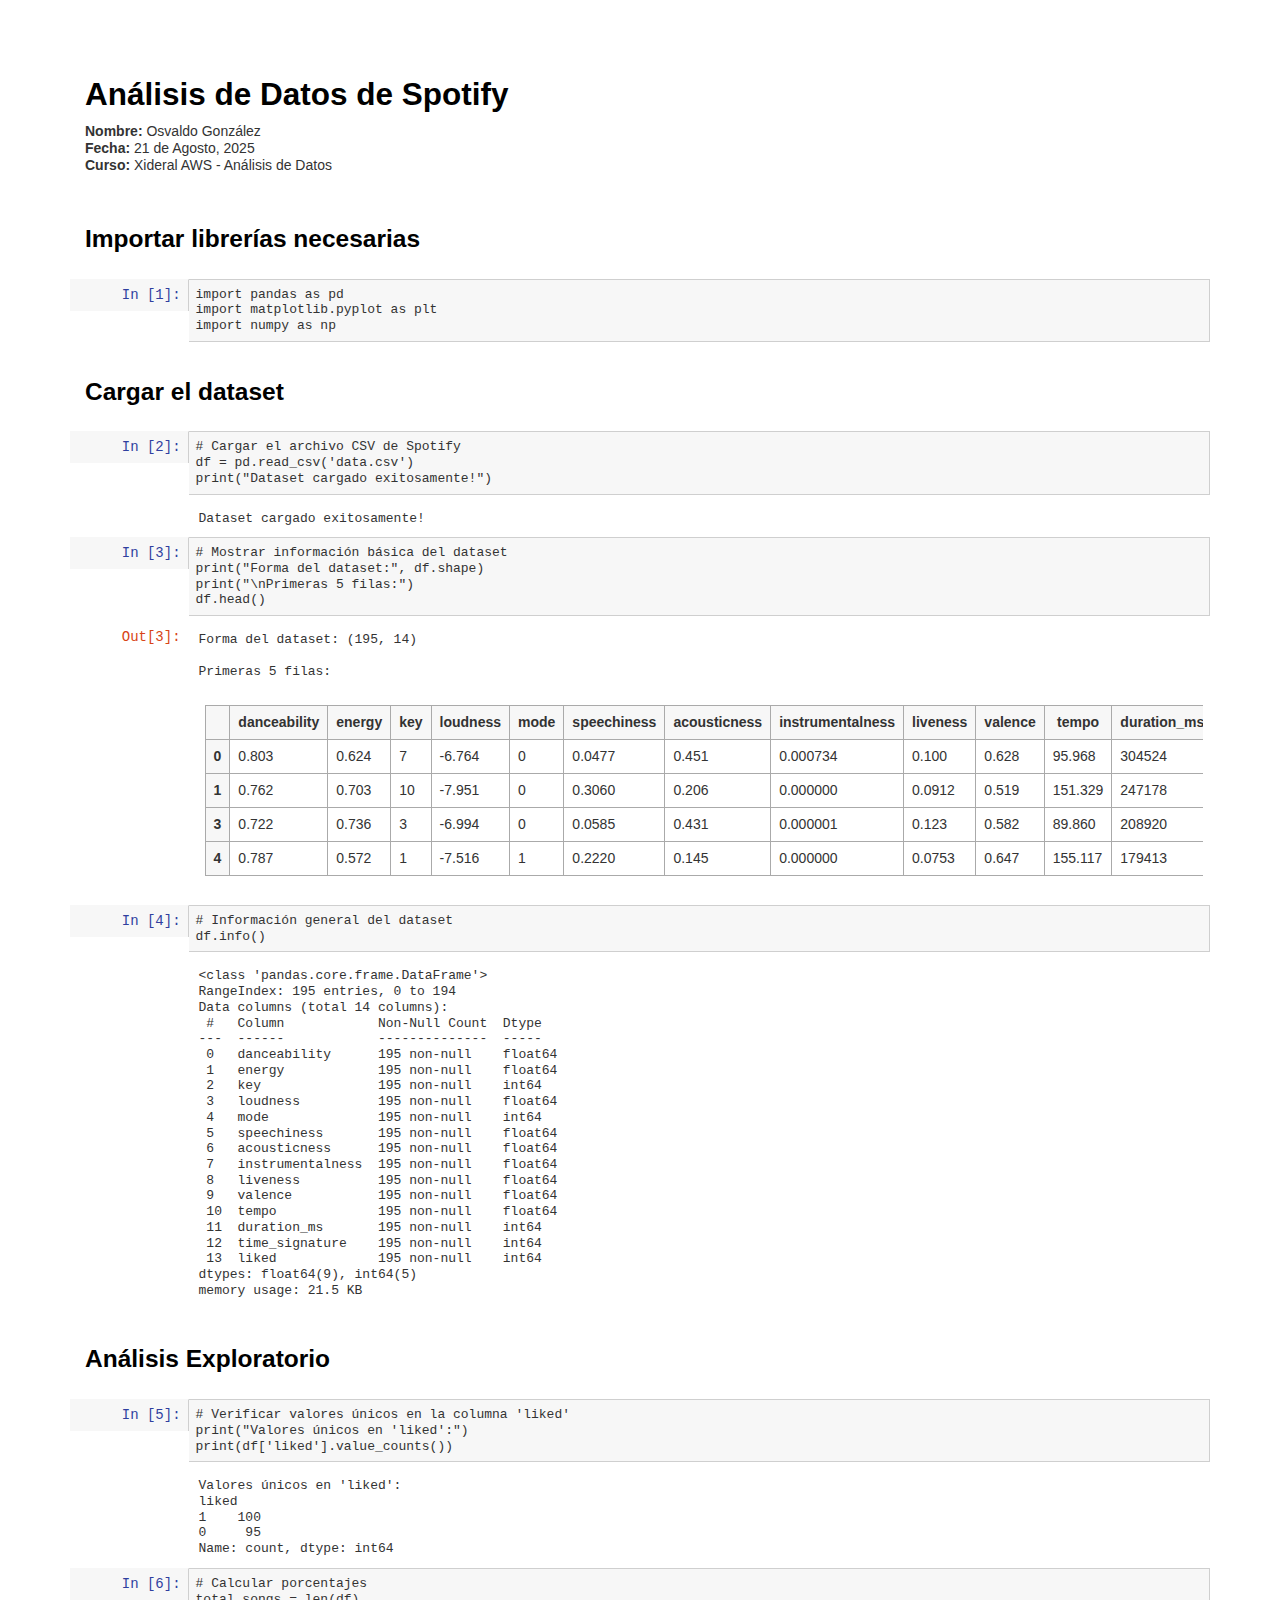
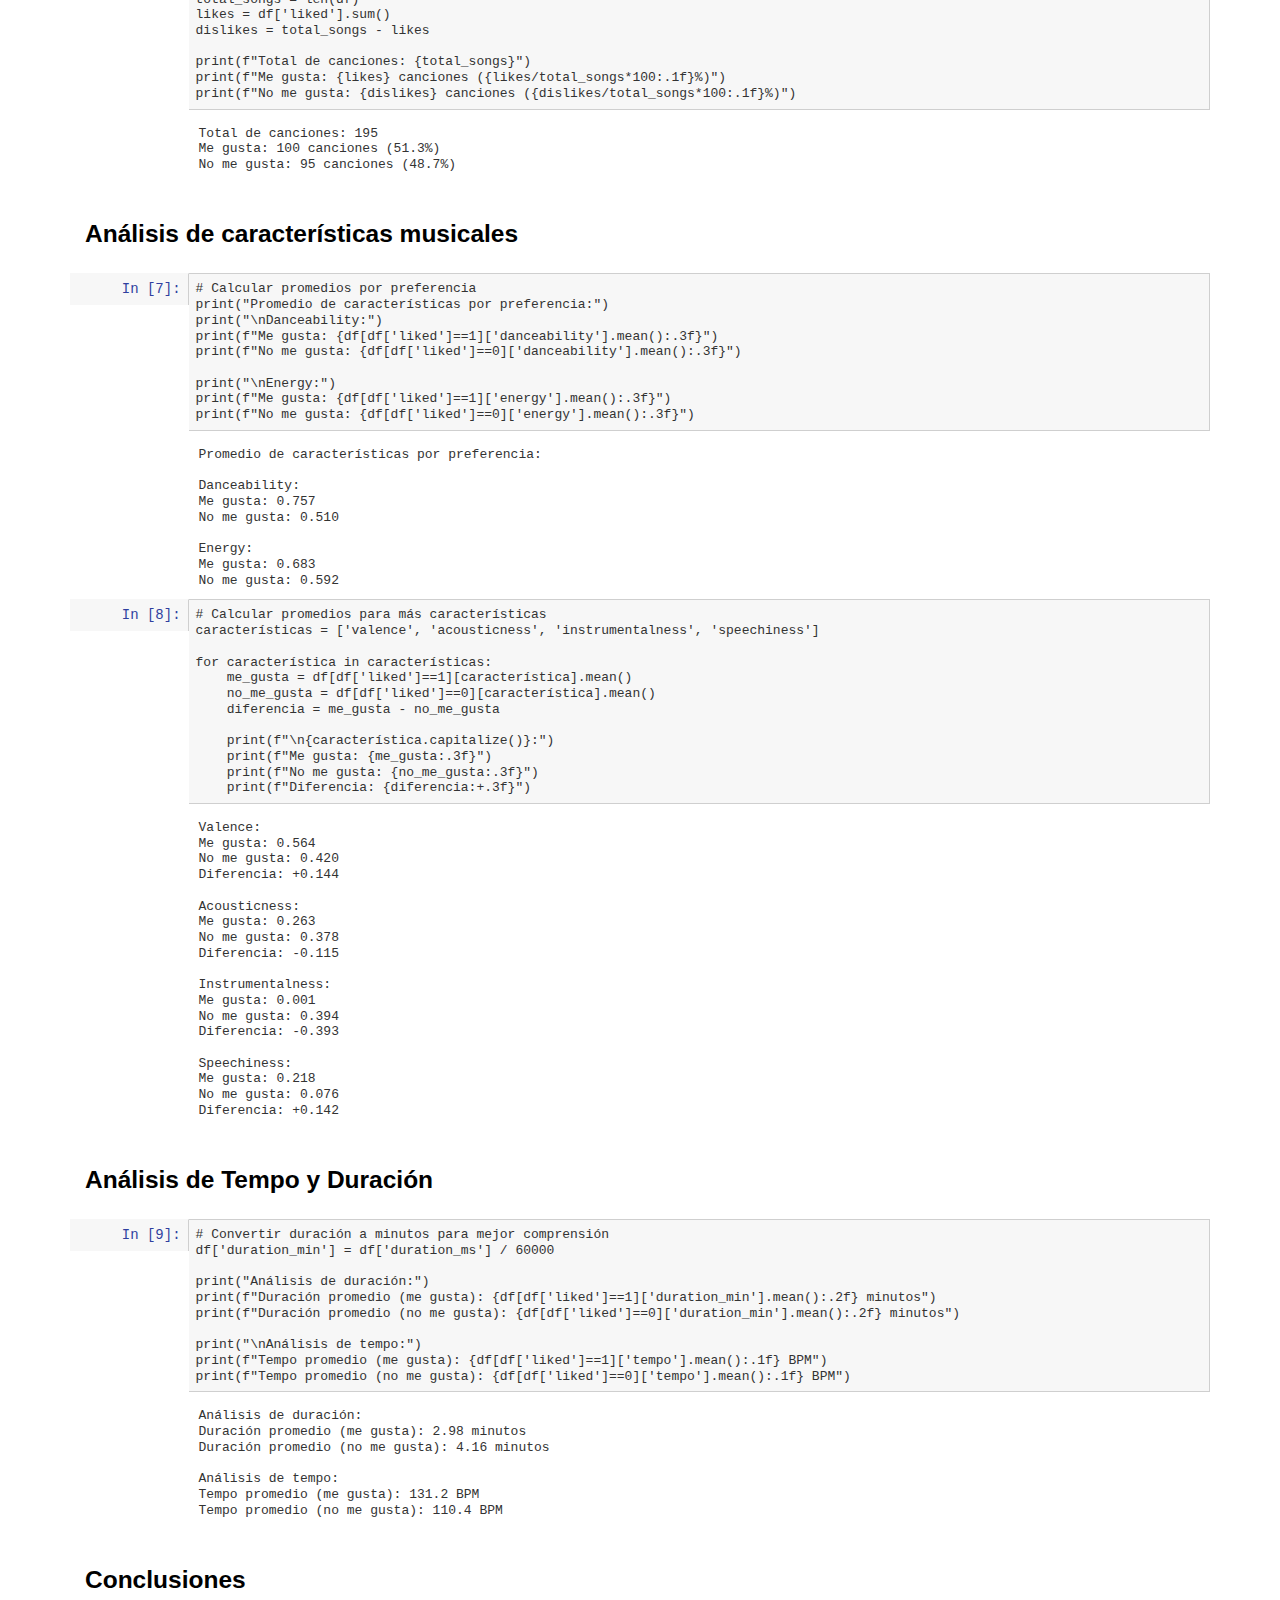
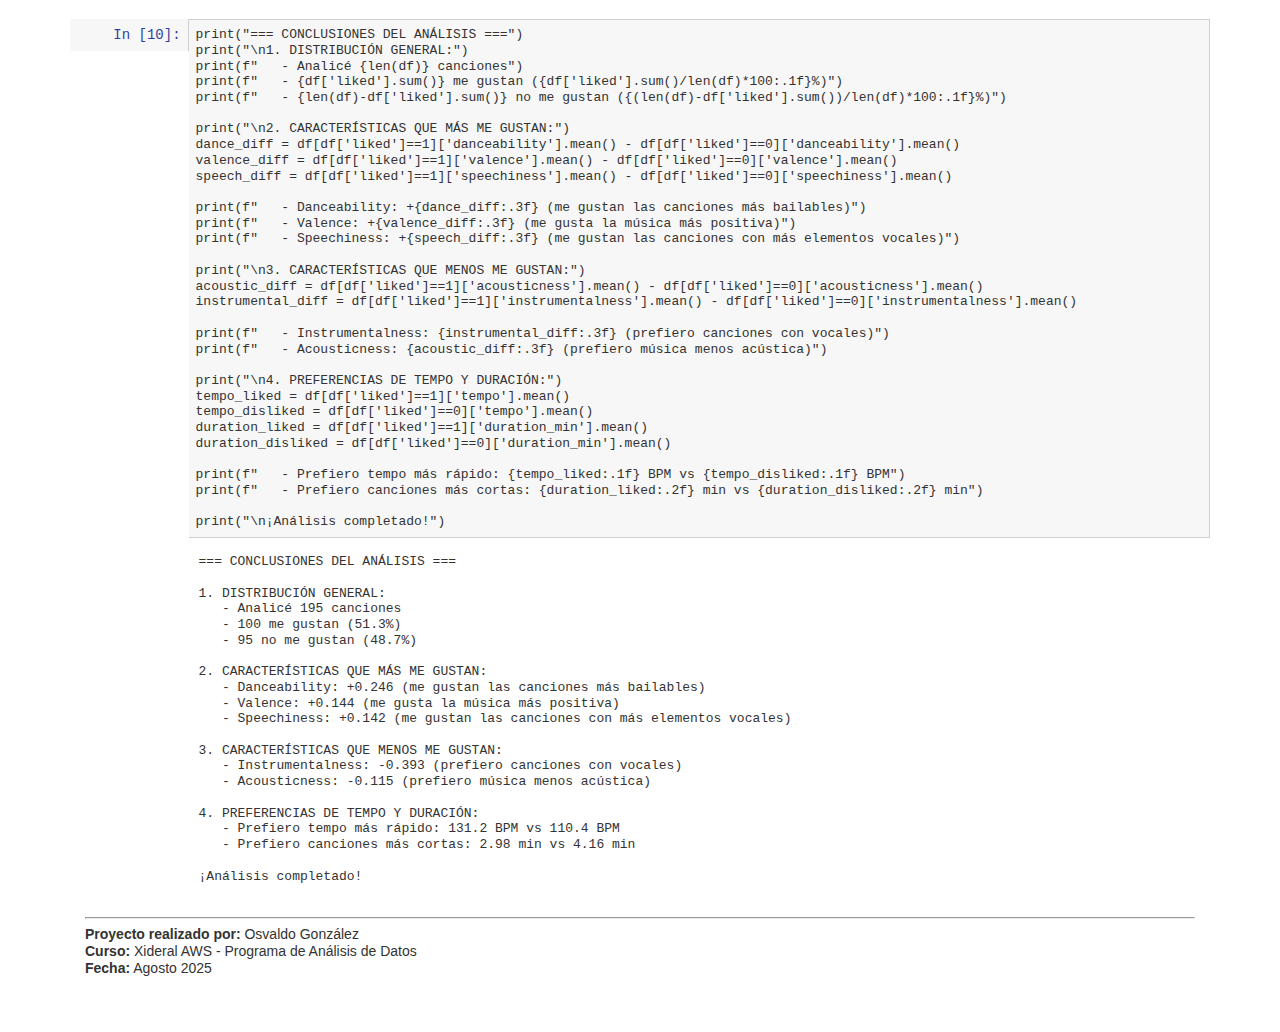
<file: tareas/21agosto/spotify_analisis.html>
<!DOCTYPE html>
<html>
<head>
    <meta charset="utf-8">
    <meta name="viewport" content="width=device-width, initial-scale=1">
    <title>Análisis de Datos de Spotify</title>
    <style type="text/css">
        /* Jupyter Notebook styles */
        body {
            font-family: -apple-system, BlinkMacSystemFont, 'Segoe UI', Helvetica, Arial, sans-serif, 'Apple Color Emoji', 'Segoe UI Emoji';
            font-size: 14px;
            line-height: 1.21;
            color: #333;
            background-color: #fff;
            margin: 0;
            padding: 20px;
        }

        .container {
            max-width: 1140px;
            margin: 0 auto;
            padding: 20px;
        }

        .cell {
            border: none;
            margin-bottom: 0;
            padding: 0;
        }

        .code_cell {
            border: none;
            margin-bottom: 0;
        }

        .input {
            page-break-inside: avoid;
            display: flex;
            flex-direction: row;
            align-items: flex-start;
        }

        .input_prompt {
            color: #303F9F;
            border-top: 1px solid transparent;
            min-width: 14ex;
            padding: 7px;
            margin: 0;
            font-family: monospace;
            text-align: right;
            background-color: #f7f7f7;
            border-right: 1px solid #cfcfcf;
        }

        .input_area {
            flex: 1;
            overflow: auto;
            border: none;
            background-color: #f7f7f7;
            border-top: 1px solid #cfcfcf;
            border-bottom: 1px solid #cfcfcf;
            border-right: 1px solid #cfcfcf;
        }

        .inner_cell {
            padding: 7px;
        }

        .output_wrapper {
            margin-top: 5px;
            margin-left: 0;
            position: relative;
        }

        .output {
            display: flex;
            flex-direction: row;
            align-items: flex-start;
        }

        .output_prompt {
            color: #d84315;
            border-top: 1px solid transparent;
            min-width: 14ex;
            padding: 7px;
            margin: 0;
            font-family: monospace;
            text-align: right;
        }

        .output_area {
            flex: 1;
            overflow: auto;
            padding: 7px;
        }

        .output_subarea {
            overflow-x: auto;
            padding: 4px;
            -webkit-box-flex: 1;
            -moz-box-flex: 1;
            box-flex: 1;
            flex: 1;
        }

        .text_cell {
            border: none;
            margin-bottom: 0;
        }

        .text_cell_render {
            color: #333;
            line-height: 1.21;
            padding: 8px;
        }

        h1, h2, h3, h4, h5, h6 {
            margin: 20px 0 10px 0;
            padding: 0;
            color: #333;
        }

        h1 { font-size: 2.25em; }
        h2 { font-size: 1.75em; }
        h3 { font-size: 1.5em; }

        pre {
            font-family: monospace;
            margin: 0;
            padding: 0;
            line-height: inherit;
            color: inherit;
            background-color: transparent;
            border: none;
            border-radius: 0;
            font-size: 13px;
        }

        .highlight {
            background-color: transparent;
        }

        img {
            max-width: 100%;
            height: auto;
        }

        .dataframe {
            border-collapse: collapse;
            margin: 1em 2px;
            border: 1px solid #aaa;
        }

        .dataframe th {
            border: 1px solid #aaa;
            padding: 8px;
            background-color: #f7f7f7;
        }

        .dataframe td {
            border: 1px solid #aaa;
            padding: 8px;
        }

        .rendered_html {
            color: #333;
            font-family: -apple-system, BlinkMacSystemFont, 'Segoe UI', Helvetica, Arial, sans-serif;
            font-size: 14px;
            line-height: 1.21;
            padding: 8px;
        }

        .rendered_html h1 {
            color: #000;
            font-size: 2.25em;
            margin: 20px 0 10px 0;
            padding: 0;
        }

        .rendered_html h2 {
            color: #000;
            font-size: 1.75em;
            margin: 20px 0 10px 0;
            padding: 0;
        }

        .rendered_html p {
            text-align: left;
            margin: 0;
            padding: 0;
        }

        .rendered_html strong {
            font-weight: bold;
        }
    </style>
</head>
<body>
    <div class="container">
        
        <!-- Título principal -->
        <div class="cell border-box-sizing text_cell rendered">
            <div class="inner_cell">
                <div class="text_cell_render rendered_html">
                    <h1>Análisis de Datos de Spotify</h1>
                    <p><strong>Nombre:</strong> Osvaldo González<br>
                    <strong>Fecha:</strong> 21 de Agosto, 2025<br>
                    <strong>Curso:</strong> Xideral AWS - Análisis de Datos</p>
                </div>
            </div>
        </div>

        <!-- Importar librerías -->
        <div class="cell border-box-sizing text_cell rendered">
            <div class="inner_cell">
                <div class="text_cell_render rendered_html">
                    <h2>Importar librerías necesarias</h2>
                </div>
            </div>
        </div>

        <div class="cell border-box-sizing code_cell rendered">
            <div class="input">
                <div class="input_prompt">In&nbsp;[1]:</div>
                <div class="input_area">
                    <div class="inner_cell">
                        <pre><code>import pandas as pd
import matplotlib.pyplot as plt
import numpy as np</code></pre>
                    </div>
                </div>
            </div>
        </div>

        <!-- Cargar dataset -->
        <div class="cell border-box-sizing text_cell rendered">
            <div class="inner_cell">
                <div class="text_cell_render rendered_html">
                    <h2>Cargar el dataset</h2>
                </div>
            </div>
        </div>

        <div class="cell border-box-sizing code_cell rendered">
            <div class="input">
                <div class="input_prompt">In&nbsp;[2]:</div>
                <div class="input_area">
                    <div class="inner_cell">
                        <pre><code># Cargar el archivo CSV de Spotify
df = pd.read_csv('data.csv')
print("Dataset cargado exitosamente!")</code></pre>
                    </div>
                </div>
            </div>
            <div class="output_wrapper">
                <div class="output">
                    <div class="output_prompt"></div>
                    <div class="output_area">
                        <div class="output_subarea output_text output_result">
                            <pre>Dataset cargado exitosamente!</pre>
                        </div>
                    </div>
                </div>
            </div>
        </div>

        <div class="cell border-box-sizing code_cell rendered">
            <div class="input">
                <div class="input_prompt">In&nbsp;[3]:</div>
                <div class="input_area">
                    <div class="inner_cell">
                        <pre><code># Mostrar información básica del dataset
print("Forma del dataset:", df.shape)
print("\nPrimeras 5 filas:")
df.head()</code></pre>
                    </div>
                </div>
            </div>
            <div class="output_wrapper">
                <div class="output">
                    <div class="output_prompt">Out[3]:</div>
                    <div class="output_area">
                        <div class="output_subarea output_text output_result">
                            <pre>Forma del dataset: (195, 14)

Primeras 5 filas:</pre>
                        </div>
                        <div class="output_subarea output_html rendered_html">
                            <table class="dataframe">
                                <thead>
                                    <tr>
                                        <th></th>
                                        <th>danceability</th>
                                        <th>energy</th>
                                        <th>key</th>
                                        <th>loudness</th>
                                        <th>mode</th>
                                        <th>speechiness</th>
                                        <th>acousticness</th>
                                        <th>instrumentalness</th>
                                        <th>liveness</th>
                                        <th>valence</th>
                                        <th>tempo</th>
                                        <th>duration_ms</th>
                                        <th>time_signature</th>
                                        <th>liked</th>
                                    </tr>
                                </thead>
                                <tbody>
                                    <tr>
                                        <th>0</th>
                                        <td>0.803</td>
                                        <td>0.624</td>
                                        <td>7</td>
                                        <td>-6.764</td>
                                        <td>0</td>
                                        <td>0.0477</td>
                                        <td>0.451</td>
                                        <td>0.000734</td>
                                        <td>0.100</td>
                                        <td>0.628</td>
                                        <td>95.968</td>
                                        <td>304524</td>
                                        <td>4</td>
                                        <td>0</td>
                                    </tr>
                                    <tr>
                                        <th>1</th>
                                        <td>0.762</td>
                                        <td>0.703</td>
                                        <td>10</td>
                                        <td>-7.951</td>
                                        <td>0</td>
                                        <td>0.3060</td>
                                        <td>0.206</td>
                                        <td>0.000000</td>
                                        <td>0.0912</td>
                                        <td>0.519</td>
                                        <td>151.329</td>
                                        <td>247178</td>
                                        <td>4</td>
                                        <td>1</td>
                                    </tr>
                                    <tr>
                                        <th>3</th>
                                        <td>0.722</td>
                                        <td>0.736</td>
                                        <td>3</td>
                                        <td>-6.994</td>
                                        <td>0</td>
                                        <td>0.0585</td>
                                        <td>0.431</td>
                                        <td>0.000001</td>
                                        <td>0.123</td>
                                        <td>0.582</td>
                                        <td>89.860</td>
                                        <td>208920</td>
                                        <td>4</td>
                                        <td>1</td>
                                    </tr>
                                    <tr>
                                        <th>4</th>
                                        <td>0.787</td>
                                        <td>0.572</td>
                                        <td>1</td>
                                        <td>-7.516</td>
                                        <td>1</td>
                                        <td>0.2220</td>
                                        <td>0.145</td>
                                        <td>0.000000</td>
                                        <td>0.0753</td>
                                        <td>0.647</td>
                                        <td>155.117</td>
                                        <td>179413</td>
                                        <td>4</td>
                                        <td>1</td>
                                    </tr>
                                </tbody>
                            </table>
                        </div>
                    </div>
                </div>
            </div>
        </div>

        <div class="cell border-box-sizing code_cell rendered">
            <div class="input">
                <div class="input_prompt">In&nbsp;[4]:</div>
                <div class="input_area">
                    <div class="inner_cell">
                        <pre><code># Información general del dataset
df.info()</code></pre>
                    </div>
                </div>
            </div>
            <div class="output_wrapper">
                <div class="output">
                    <div class="output_prompt"></div>
                    <div class="output_area">
                        <div class="output_subarea output_text output_result">
                            <pre>&lt;class 'pandas.core.frame.DataFrame'&gt;
RangeIndex: 195 entries, 0 to 194
Data columns (total 14 columns):
 #   Column            Non-Null Count  Dtype  
---  ------            --------------  -----  
 0   danceability      195 non-null    float64
 1   energy            195 non-null    float64
 2   key               195 non-null    int64  
 3   loudness          195 non-null    float64
 4   mode              195 non-null    int64  
 5   speechiness       195 non-null    float64
 6   acousticness      195 non-null    float64
 7   instrumentalness  195 non-null    float64
 8   liveness          195 non-null    float64
 9   valence           195 non-null    float64
 10  tempo             195 non-null    float64
 11  duration_ms       195 non-null    int64  
 12  time_signature    195 non-null    int64  
 13  liked             195 non-null    int64  
dtypes: float64(9), int64(5)
memory usage: 21.5 KB</pre>
                        </div>
                    </div>
                </div>
            </div>
        </div>

        <!-- Análisis Exploratorio -->
        <div class="cell border-box-sizing text_cell rendered">
            <div class="inner_cell">
                <div class="text_cell_render rendered_html">
                    <h2>Análisis Exploratorio</h2>
                </div>
            </div>
        </div>

        <div class="cell border-box-sizing code_cell rendered">
            <div class="input">
                <div class="input_prompt">In&nbsp;[5]:</div>
                <div class="input_area">
                    <div class="inner_cell">
                        <pre><code># Verificar valores únicos en la columna 'liked'
print("Valores únicos en 'liked':")
print(df['liked'].value_counts())</code></pre>
                    </div>
                </div>
            </div>
            <div class="output_wrapper">
                <div class="output">
                    <div class="output_prompt"></div>
                    <div class="output_area">
                        <div class="output_subarea output_text output_result">
                            <pre>Valores únicos en 'liked':
liked
1    100
0     95
Name: count, dtype: int64</pre>
                        </div>
                    </div>
                </div>
            </div>
        </div>

        <div class="cell border-box-sizing code_cell rendered">
            <div class="input">
                <div class="input_prompt">In&nbsp;[6]:</div>
                <div class="input_area">
                    <div class="inner_cell">
                        <pre><code># Calcular porcentajes
total_songs = len(df)
likes = df['liked'].sum()
dislikes = total_songs - likes

print(f"Total de canciones: {total_songs}")
print(f"Me gusta: {likes} canciones ({likes/total_songs*100:.1f}%)")
print(f"No me gusta: {dislikes} canciones ({dislikes/total_songs*100:.1f}%)")</code></pre>
                    </div>
                </div>
            </div>
            <div class="output_wrapper">
                <div class="output">
                    <div class="output_prompt"></div>
                    <div class="output_area">
                        <div class="output_subarea output_text output_result">
                            <pre>Total de canciones: 195
Me gusta: 100 canciones (51.3%)
No me gusta: 95 canciones (48.7%)</pre>
                        </div>
                    </div>
                </div>
            </div>
        </div>

        <!-- Análisis de características -->
        <div class="cell border-box-sizing text_cell rendered">
            <div class="inner_cell">
                <div class="text_cell_render rendered_html">
                    <h2>Análisis de características musicales</h2>
                </div>
            </div>
        </div>

        <div class="cell border-box-sizing code_cell rendered">
            <div class="input">
                <div class="input_prompt">In&nbsp;[7]:</div>
                <div class="input_area">
                    <div class="inner_cell">
                        <pre><code># Calcular promedios por preferencia
print("Promedio de características por preferencia:")
print("\nDanceability:")
print(f"Me gusta: {df[df['liked']==1]['danceability'].mean():.3f}")
print(f"No me gusta: {df[df['liked']==0]['danceability'].mean():.3f}")

print("\nEnergy:")
print(f"Me gusta: {df[df['liked']==1]['energy'].mean():.3f}")
print(f"No me gusta: {df[df['liked']==0]['energy'].mean():.3f}")</code></pre>
                    </div>
                </div>
            </div>
            <div class="output_wrapper">
                <div class="output">
                    <div class="output_prompt"></div>
                    <div class="output_area">
                        <div class="output_subarea output_text output_result">
                            <pre>Promedio de características por preferencia:

Danceability:
Me gusta: 0.757
No me gusta: 0.510

Energy:
Me gusta: 0.683
No me gusta: 0.592</pre>
                        </div>
                    </div>
                </div>
            </div>
        </div>

        <div class="cell border-box-sizing code_cell rendered">
            <div class="input">
                <div class="input_prompt">In&nbsp;[8]:</div>
                <div class="input_area">
                    <div class="inner_cell">
                        <pre><code># Calcular promedios para más características
características = ['valence', 'acousticness', 'instrumentalness', 'speechiness']

for característica in características:
    me_gusta = df[df['liked']==1][característica].mean()
    no_me_gusta = df[df['liked']==0][característica].mean()
    diferencia = me_gusta - no_me_gusta
    
    print(f"\n{característica.capitalize()}:")
    print(f"Me gusta: {me_gusta:.3f}")
    print(f"No me gusta: {no_me_gusta:.3f}")
    print(f"Diferencia: {diferencia:+.3f}")</code></pre>
                    </div>
                </div>
            </div>
            <div class="output_wrapper">
                <div class="output">
                    <div class="output_prompt"></div>
                    <div class="output_area">
                        <div class="output_subarea output_text output_result">
                            <pre>
Valence:
Me gusta: 0.564
No me gusta: 0.420
Diferencia: +0.144

Acousticness:
Me gusta: 0.263
No me gusta: 0.378
Diferencia: -0.115

Instrumentalness:
Me gusta: 0.001
No me gusta: 0.394
Diferencia: -0.393

Speechiness:
Me gusta: 0.218
No me gusta: 0.076
Diferencia: +0.142</pre>
                        </div>
                    </div>
                </div>
            </div>
        </div>

        <!-- Análisis de Tempo -->
        <div class="cell border-box-sizing text_cell rendered">
            <div class="inner_cell">
                <div class="text_cell_render rendered_html">
                    <h2>Análisis de Tempo y Duración</h2>
                </div>
            </div>
        </div>

        <div class="cell border-box-sizing code_cell rendered">
            <div class="input">
                <div class="input_prompt">In&nbsp;[9]:</div>
                <div class="input_area">
                    <div class="inner_cell">
                        <pre><code># Convertir duración a minutos para mejor comprensión
df['duration_min'] = df['duration_ms'] / 60000

print("Análisis de duración:")
print(f"Duración promedio (me gusta): {df[df['liked']==1]['duration_min'].mean():.2f} minutos")
print(f"Duración promedio (no me gusta): {df[df['liked']==0]['duration_min'].mean():.2f} minutos")

print("\nAnálisis de tempo:")
print(f"Tempo promedio (me gusta): {df[df['liked']==1]['tempo'].mean():.1f} BPM")
print(f"Tempo promedio (no me gusta): {df[df['liked']==0]['tempo'].mean():.1f} BPM")</code></pre>
                    </div>
                </div>
            </div>
            <div class="output_wrapper">
                <div class="output">
                    <div class="output_prompt"></div>
                    <div class="output_area">
                        <div class="output_subarea output_text output_result">
                            <pre>Análisis de duración:
Duración promedio (me gusta): 2.98 minutos
Duración promedio (no me gusta): 4.16 minutos

Análisis de tempo:
Tempo promedio (me gusta): 131.2 BPM
Tempo promedio (no me gusta): 110.4 BPM</pre>
                        </div>
                    </div>
                </div>
            </div>
        </div>

        <!-- Conclusiones -->
        <div class="cell border-box-sizing text_cell rendered">
            <div class="inner_cell">
                <div class="text_cell_render rendered_html">
                    <h2>Conclusiones</h2>
                </div>
            </div>
        </div>

        <div class="cell border-box-sizing code_cell rendered">
            <div class="input">
                <div class="input_prompt">In&nbsp;[10]:</div>
                <div class="input_area">
                    <div class="inner_cell">
                        <pre><code>print("=== CONCLUSIONES DEL ANÁLISIS ===")
print("\n1. DISTRIBUCIÓN GENERAL:")
print(f"   - Analicé {len(df)} canciones")
print(f"   - {df['liked'].sum()} me gustan ({df['liked'].sum()/len(df)*100:.1f}%)")
print(f"   - {len(df)-df['liked'].sum()} no me gustan ({(len(df)-df['liked'].sum())/len(df)*100:.1f}%)")

print("\n2. CARACTERÍSTICAS QUE MÁS ME GUSTAN:")
dance_diff = df[df['liked']==1]['danceability'].mean() - df[df['liked']==0]['danceability'].mean()
valence_diff = df[df['liked']==1]['valence'].mean() - df[df['liked']==0]['valence'].mean()
speech_diff = df[df['liked']==1]['speechiness'].mean() - df[df['liked']==0]['speechiness'].mean()

print(f"   - Danceability: +{dance_diff:.3f} (me gustan las canciones más bailables)")
print(f"   - Valence: +{valence_diff:.3f} (me gusta la música más positiva)")
print(f"   - Speechiness: +{speech_diff:.3f} (me gustan las canciones con más elementos vocales)")

print("\n3. CARACTERÍSTICAS QUE MENOS ME GUSTAN:")
acoustic_diff = df[df['liked']==1]['acousticness'].mean() - df[df['liked']==0]['acousticness'].mean()
instrumental_diff = df[df['liked']==1]['instrumentalness'].mean() - df[df['liked']==0]['instrumentalness'].mean()

print(f"   - Instrumentalness: {instrumental_diff:.3f} (prefiero canciones con vocales)")
print(f"   - Acousticness: {acoustic_diff:.3f} (prefiero música menos acústica)")

print("\n4. PREFERENCIAS DE TEMPO Y DURACIÓN:")
tempo_liked = df[df['liked']==1]['tempo'].mean()
tempo_disliked = df[df['liked']==0]['tempo'].mean()
duration_liked = df[df['liked']==1]['duration_min'].mean()
duration_disliked = df[df['liked']==0]['duration_min'].mean()

print(f"   - Prefiero tempo más rápido: {tempo_liked:.1f} BPM vs {tempo_disliked:.1f} BPM")
print(f"   - Prefiero canciones más cortas: {duration_liked:.2f} min vs {duration_disliked:.2f} min")

print("\n¡Análisis completado!")</code></pre>
                    </div>
                </div>
            </div>
            <div class="output_wrapper">
                <div class="output">
                    <div class="output_prompt"></div>
                    <div class="output_area">
                        <div class="output_subarea output_text output_result">
                            <pre>=== CONCLUSIONES DEL ANÁLISIS ===

1. DISTRIBUCIÓN GENERAL:
   - Analicé 195 canciones
   - 100 me gustan (51.3%)
   - 95 no me gustan (48.7%)

2. CARACTERÍSTICAS QUE MÁS ME GUSTAN:
   - Danceability: +0.246 (me gustan las canciones más bailables)
   - Valence: +0.144 (me gusta la música más positiva)
   - Speechiness: +0.142 (me gustan las canciones con más elementos vocales)

3. CARACTERÍSTICAS QUE MENOS ME GUSTAN:
   - Instrumentalness: -0.393 (prefiero canciones con vocales)
   - Acousticness: -0.115 (prefiero música menos acústica)

4. PREFERENCIAS DE TEMPO Y DURACIÓN:
   - Prefiero tempo más rápido: 131.2 BPM vs 110.4 BPM
   - Prefiero canciones más cortas: 2.98 min vs 4.16 min

¡Análisis completado!</pre>
                        </div>
                    </div>
                </div>
            </div>
        </div>

        <!-- Información del proyecto -->
        <div class="cell border-box-sizing text_cell rendered">
            <div class="inner_cell">
                <div class="text_cell_render rendered_html">
                    <hr>
                    <p><strong>Proyecto realizado por:</strong> Osvaldo González<br>
                    <strong>Curso:</strong> Xideral AWS - Programa de Análisis de Datos<br>
                    <strong>Fecha:</strong> Agosto 2025</p>
                </div>
            </div>
        </div>

    </div>
</body>
</html>
</file>
<file: styles.css>
/*
 * Professional Portfolio CSS
 * Jose Osvaldo Gonzalez Guzman - Java Backend Developer
 * Modern, Clean, Responsive Design
 */

/* ===== ROOT VARIABLES ===== */
:root {
    /* Color Palette - Corporate Blues */
    --primary-color: #0366d6;
    --primary-dark: #0056b3;
    --primary-light: #3886e1;
    --secondary-color: #2ecc71;
    --accent-color: #f39c12;

    /* Neutral Colors */
    --text-primary: #24292e;
    --text-secondary: #586069;
    --text-light: #6a737d;
    --bg-primary: #ffffff;
    --bg-secondary: #f6f8fa;
    --bg-dark: #24292e;
    --border-color: #e1e4e8;

    /* Project Colors */
    --lambda-color: #FF9900;
    --netflix-color: #E50914;
    --spotify-color: #1DB954;
    --titanic-color: #34495e;

    /* Spacing */
    --spacing-xs: 0.5rem;
    --spacing-sm: 1rem;
    --spacing-md: 2rem;
    --spacing-lg: 3rem;
    --spacing-xl: 4rem;

    /* Typography */
    --font-primary: 'Inter', -apple-system, BlinkMacSystemFont, 'Segoe UI', sans-serif;
    --font-size-base: 16px;
    --line-height-base: 1.6;

    /* Shadows */
    --shadow-sm: 0 1px 3px rgba(0,0,0,0.08);
    --shadow-md: 0 4px 12px rgba(0,0,0,0.1);
    --shadow-lg: 0 8px 24px rgba(0,0,0,0.12);
    --shadow-xl: 0 16px 48px rgba(0,0,0,0.15);

    /* Border Radius */
    --radius-sm: 4px;
    --radius-md: 8px;
    --radius-lg: 12px;
    --radius-xl: 16px;

    /* Transitions */
    --transition-fast: 0.15s ease;
    --transition-base: 0.3s ease;
    --transition-slow: 0.5s ease;
}

/* ===== RESET & BASE STYLES ===== */
* {
    margin: 0;
    padding: 0;
    box-sizing: border-box;
}

html {
    scroll-behavior: smooth;
    font-size: var(--font-size-base);
}

body {
    font-family: var(--font-primary);
    line-height: var(--line-height-base);
    color: var(--text-primary);
    background-color: var(--bg-secondary);
    overflow-x: hidden;
}

/* ===== TYPOGRAPHY ===== */
h1, h2, h3, h4, h5, h6 {
    font-weight: 600;
    line-height: 1.3;
    color: var(--text-primary);
}

h1 { font-size: 2.5rem; }
h2 { font-size: 2rem; }
h3 { font-size: 1.5rem; }
h4 { font-size: 1.25rem; }

p {
    margin-bottom: var(--spacing-sm);
    color: var(--text-secondary);
}

a {
    text-decoration: none;
    color: var(--primary-color);
    transition: color var(--transition-fast);
}

a:hover {
    color: var(--primary-dark);
}

/* ===== UTILITY CLASSES ===== */
.container {
    max-width: 1200px;
    margin: 0 auto;
    padding: 0 var(--spacing-md);
}

.section-title {
    text-align: center;
    font-size: 2.5rem;
    margin-bottom: var(--spacing-lg);
    position: relative;
    color: var(--text-primary);
}

.section-title::after {
    content: '';
    display: block;
    width: 60px;
    height: 4px;
    background: linear-gradient(to right, var(--primary-color), var(--primary-light));
    margin: var(--spacing-sm) auto 0;
    border-radius: 2px;
}

.subsection-title {
    font-size: 1.75rem;
    margin: var(--spacing-xl) 0 var(--spacing-md);
    color: var(--text-primary);
    text-align: center;
}

/* ===== NAVIGATION ===== */
.navbar {
    position: fixed;
    top: 0;
    left: 0;
    right: 0;
    background: rgba(255, 255, 255, 0.95);
    backdrop-filter: blur(10px);
    box-shadow: var(--shadow-sm);
    z-index: 1000;
    transition: all var(--transition-base);
}

.navbar.scrolled {
    box-shadow: var(--shadow-md);
    background: rgba(255, 255, 255, 0.98);
}

.nav-container {
    max-width: 1200px;
    margin: 0 auto;
    padding: var(--spacing-sm) var(--spacing-md);
    display: flex;
    justify-content: space-between;
    align-items: center;
}

.nav-logo {
    font-size: 1.25rem;
    font-weight: 700;
    color: var(--text-primary);
}

.nav-menu {
    display: flex;
    gap: var(--spacing-md);
    list-style: none;
}

.nav-link {
    color: var(--text-secondary);
    font-weight: 500;
    padding: var(--spacing-xs) var(--spacing-sm);
    border-radius: var(--radius-sm);
    transition: all var(--transition-fast);
}

.nav-link:hover {
    color: var(--primary-color);
    background: var(--bg-secondary);
}

/* Hamburger Menu */
.hamburger {
    display: none;
    flex-direction: column;
    cursor: pointer;
    gap: 4px;
}

.hamburger .bar {
    width: 25px;
    height: 3px;
    background: var(--text-primary);
    border-radius: 2px;
    transition: all var(--transition-base);
}

/* ===== HERO SECTION ===== */
.hero {
    padding: calc(60px + var(--spacing-xl)) var(--spacing-md) var(--spacing-xl);
    background: linear-gradient(135deg, #f6f8fa 0%, #e9ecef 100%);
    min-height: 100vh;
    display: flex;
    align-items: center;
}

.hero-container {
    max-width: 1200px;
    margin: 0 auto;
    width: 100%;
}

.hero-content {
    text-align: center;
    animation: fadeInUp 0.8s ease;
}

.hero-image-placeholder {
    width: 150px;
    height: 150px;
    margin: 0 auto var(--spacing-md);
    background: linear-gradient(135deg, var(--primary-color), var(--primary-light));
    border-radius: 50%;
    display: flex;
    align-items: center;
    justify-content: center;
    font-size: 80px;
    color: white;
    box-shadow: var(--shadow-lg);
    overflow: hidden;
}

.hero-image-placeholder img {
    width: 100%;
    height: 100%;
    object-fit: cover;
    object-position: center;
}

.hero-title {
    font-size: 3rem;
    font-weight: 700;
    margin-bottom: var(--spacing-sm);
    color: var(--text-primary);
}

.hero-subtitle {
    font-size: 1.75rem;
    color: var(--primary-color);
    margin-bottom: var(--spacing-md);
    font-weight: 600;
}

.hero-description {
    font-size: 1.125rem;
    max-width: 700px;
    margin: 0 auto var(--spacing-md);
    color: var(--text-secondary);
    line-height: 1.8;
}

.hero-badges {
    display: flex;
    gap: var(--spacing-sm);
    justify-content: center;
    flex-wrap: wrap;
    margin-bottom: var(--spacing-lg);
}

.badge {
    padding: var(--spacing-xs) var(--spacing-sm);
    background: white;
    border: 2px solid var(--primary-color);
    color: var(--primary-color);
    border-radius: 20px;
    font-weight: 600;
    font-size: 0.9rem;
    transition: all var(--transition-fast);
}

.badge:hover {
    background: var(--primary-color);
    color: white;
    transform: translateY(-2px);
}

.hero-buttons {
    display: flex;
    gap: var(--spacing-sm);
    justify-content: center;
    flex-wrap: wrap;
}

.btn {
    display: inline-flex;
    align-items: center;
    gap: var(--spacing-xs);
    padding: 12px 28px;
    border-radius: var(--radius-md);
    font-weight: 600;
    font-size: 1rem;
    transition: all var(--transition-base);
    cursor: pointer;
    border: none;
}

.btn-primary {
    background: var(--primary-color);
    color: white;
    box-shadow: var(--shadow-md);
}

.btn-primary:hover {
    background: var(--primary-dark);
    transform: translateY(-2px);
    box-shadow: var(--shadow-lg);
}

.btn-secondary {
    background: white;
    color: var(--text-primary);
    border: 2px solid var(--border-color);
}

.btn-secondary:hover {
    border-color: var(--primary-color);
    color: var(--primary-color);
    transform: translateY(-2px);
}

/* ===== ABOUT SECTION ===== */
.about {
    padding: var(--spacing-xl) var(--spacing-md);
    background: white;
}

.about-content {
    max-width: 800px;
    margin: 0 auto;
}

.about-text p {
    font-size: 1.125rem;
    line-height: 1.8;
    margin-bottom: var(--spacing-md);
    color: var(--text-secondary);
}

.about-text strong {
    color: var(--primary-color);
    font-weight: 600;
}

.status-badge {
    display: inline-flex;
    align-items: center;
    gap: var(--spacing-xs);
    padding: var(--spacing-sm) var(--spacing-md);
    background: linear-gradient(135deg, #e8f5e9, #c8e6c9);
    border-left: 4px solid var(--secondary-color);
    border-radius: var(--radius-md);
    margin-top: var(--spacing-md);
    font-weight: 600;
    color: #2e7d32;
}

.status-badge i {
    color: var(--secondary-color);
}

/* ===== SKILLS SECTION ===== */
.skills {
    padding: var(--spacing-xl) var(--spacing-md);
    background: var(--bg-secondary);
}

.skills-grid {
    display: grid;
    grid-template-columns: repeat(auto-fit, minmax(280px, 1fr));
    gap: var(--spacing-md);
    max-width: 1200px;
    margin: 0 auto;
}

.skill-category {
    background: white;
    padding: var(--spacing-lg);
    border-radius: var(--radius-lg);
    box-shadow: var(--shadow-sm);
    transition: all var(--transition-base);
    text-align: center;
    opacity: 0;
    transform: translateY(20px);
}

.skill-category.animate-in {
    animation: fadeInUp 0.6s ease forwards;
}

.skill-category:hover {
    box-shadow: var(--shadow-lg);
    transform: translateY(-5px);
}

.skill-icon {
    width: 70px;
    height: 70px;
    margin: 0 auto var(--spacing-md);
    background: linear-gradient(135deg, var(--primary-color), var(--primary-light));
    border-radius: 50%;
    display: flex;
    align-items: center;
    justify-content: center;
    font-size: 32px;
    color: white;
}

.skill-category h3 {
    margin-bottom: var(--spacing-md);
    font-size: 1.25rem;
}

.skill-tags {
    display: flex;
    flex-wrap: wrap;
    gap: var(--spacing-xs);
    justify-content: center;
}

.skill-tag {
    padding: var(--spacing-xs) 12px;
    background: var(--bg-secondary);
    border-radius: 16px;
    font-size: 0.875rem;
    font-weight: 500;
    color: var(--text-secondary);
    transition: all var(--transition-fast);
}

.skill-tag:hover {
    background: var(--primary-color);
    color: white;
}

/* ===== PROJECTS SECTION ===== */
.projects {
    padding: var(--spacing-xl) var(--spacing-md);
    background: white;
}

/* Featured Project - MAIN */
.featured-project {
    position: relative;
    background: linear-gradient(135deg, #667eea 0%, #764ba2 100%);
    border-radius: var(--radius-xl);
    padding: var(--spacing-lg);
    margin-bottom: var(--spacing-xl);
    box-shadow: var(--shadow-xl);
    overflow: hidden;
    opacity: 0;
    transform: translateY(30px);
}

.featured-project.animate-in {
    animation: fadeInUp 0.8s ease forwards;
}

.featured-project::before {
    content: '';
    position: absolute;
    top: -50%;
    right: -10%;
    width: 500px;
    height: 500px;
    background: rgba(255, 255, 255, 0.1);
    border-radius: 50%;
}

.featured-badge {
    display: inline-flex;
    align-items: center;
    gap: var(--spacing-xs);
    padding: var(--spacing-xs) var(--spacing-md);
    background: rgba(255, 255, 255, 0.2);
    backdrop-filter: blur(10px);
    border-radius: 20px;
    color: white;
    font-weight: 700;
    font-size: 0.875rem;
    margin-bottom: var(--spacing-md);
    letter-spacing: 0.5px;
}

.featured-content {
    display: grid;
    grid-template-columns: 1.5fr 1fr;
    gap: var(--spacing-lg);
    align-items: center;
    position: relative;
    z-index: 1;
}

.featured-text h3 {
    font-size: 2rem;
    color: white;
    margin-bottom: var(--spacing-md);
}

.project-description {
    color: rgba(255, 255, 255, 0.95);
    font-size: 1.125rem;
    line-height: 1.7;
    margin-bottom: var(--spacing-md);
}

.project-highlights {
    display: grid;
    grid-template-columns: repeat(2, 1fr);
    gap: var(--spacing-sm);
    margin-bottom: var(--spacing-md);
}

.highlight-item {
    display: flex;
    align-items: center;
    gap: var(--spacing-xs);
    color: white;
    font-size: 0.95rem;
}

.highlight-item i {
    color: var(--secondary-color);
    font-size: 1.1rem;
}

.project-tech {
    display: flex;
    flex-wrap: wrap;
    gap: var(--spacing-xs);
    margin-bottom: var(--spacing-md);
}

.tech-badge {
    padding: 6px 14px;
    background: rgba(255, 255, 255, 0.2);
    backdrop-filter: blur(10px);
    border: 1px solid rgba(255, 255, 255, 0.3);
    color: white;
    border-radius: 16px;
    font-size: 0.875rem;
    font-weight: 600;
}

.project-buttons {
    display: flex;
    gap: var(--spacing-sm);
    flex-wrap: wrap;
}

.featured-image {
    display: flex;
    align-items: center;
    justify-content: center;
}

.project-icon-large {
    width: 200px;
    height: 200px;
    background: rgba(255, 255, 255, 0.15);
    backdrop-filter: blur(10px);
    border-radius: 50%;
    display: flex;
    align-items: center;
    justify-content: center;
    font-size: 100px;
    color: white;
    animation: float 3s ease-in-out infinite;
}

@keyframes float {
    0%, 100% { transform: translateY(0); }
    50% { transform: translateY(-20px); }
}

/* Secondary Featured Project - Spring Boot */
.secondary-featured {
    background: linear-gradient(135deg, #1e3c72 0%, #2a5298 100%);
    border-radius: var(--radius-xl);
    padding: var(--spacing-lg);
    margin-bottom: var(--spacing-xl);
    box-shadow: var(--shadow-lg);
}

.secondary-featured-content {
    display: grid;
    grid-template-columns: auto 1fr;
    gap: var(--spacing-lg);
    align-items: center;
}

.secondary-icon {
    width: 100px;
    height: 100px;
    background: rgba(255, 255, 255, 0.15);
    backdrop-filter: blur(10px);
    border-radius: var(--radius-lg);
    display: flex;
    align-items: center;
    justify-content: center;
    font-size: 50px;
    color: white;
}

.secondary-text h3 {
    color: white;
    font-size: 1.75rem;
    margin-bottom: var(--spacing-sm);
}

.secondary-text p {
    color: rgba(255, 255, 255, 0.9);
    font-size: 1.05rem;
    line-height: 1.7;
    margin-bottom: var(--spacing-md);
}

.project-status {
    display: inline-flex;
    align-items: center;
    gap: var(--spacing-xs);
    padding: var(--spacing-xs) var(--spacing-sm);
    background: rgba(255, 255, 255, 0.2);
    border-radius: var(--radius-md);
    color: white;
    font-size: 0.9rem;
    margin-top: var(--spacing-sm);
}

/* Data Analysis Projects Grid */
.projects-grid {
    display: grid;
    grid-template-columns: repeat(auto-fit, minmax(300px, 1fr));
    gap: var(--spacing-md);
    max-width: 1200px;
    margin: 0 auto;
}

.project-card {
    background: white;
    border-radius: var(--radius-lg);
    padding: var(--spacing-lg);
    box-shadow: var(--shadow-sm);
    border: 1px solid var(--border-color);
    transition: all var(--transition-base);
    opacity: 0;
    transform: translateY(20px);
}

.project-card.animate-in {
    animation: fadeInUp 0.6s ease forwards;
}

.project-card:hover {
    box-shadow: var(--shadow-lg);
    transform: translateY(-5px);
    border-color: var(--primary-color);
}

.project-card-icon {
    width: 60px;
    height: 60px;
    border-radius: var(--radius-md);
    display: flex;
    align-items: center;
    justify-content: center;
    font-size: 28px;
    color: white;
    margin-bottom: var(--spacing-md);
}

.project-card-icon.lambda {
    background: linear-gradient(135deg, #FF9900, #FF6600);
}

.project-card-icon.netflix {
    background: linear-gradient(135deg, #E50914, #B20710);
}

.project-card-icon.spotify {
    background: linear-gradient(135deg, #1DB954, #1ed760);
}

.project-card-icon.titanic {
    background: linear-gradient(135deg, #34495e, #2c3e50);
}

.project-card h4 {
    font-size: 1.25rem;
    margin-bottom: var(--spacing-sm);
    color: var(--text-primary);
}

.project-card p {
    font-size: 0.95rem;
    color: var(--text-secondary);
    margin-bottom: var(--spacing-md);
    line-height: 1.6;
}

.tech-badge-sm {
    display: inline-block;
    padding: 4px 10px;
    background: var(--bg-secondary);
    border-radius: 12px;
    font-size: 0.75rem;
    font-weight: 600;
    color: var(--text-secondary);
    margin-right: 6px;
    margin-bottom: 6px;
}

.project-link {
    display: inline-flex;
    align-items: center;
    gap: var(--spacing-xs);
    color: var(--primary-color);
    font-weight: 600;
    margin-top: var(--spacing-sm);
    transition: all var(--transition-fast);
}

.project-link:hover {
    gap: 12px;
}

.project-link i {
    transition: transform var(--transition-fast);
}

.project-link:hover i {
    transform: translateX(3px);
}

/* ===== CONTACT SECTION ===== */
.contact {
    padding: var(--spacing-xl) var(--spacing-md);
    background: var(--bg-secondary);
}

.contact-content {
    max-width: 900px;
    margin: 0 auto;
}

.contact-description {
    text-align: center;
    font-size: 1.125rem;
    color: var(--text-secondary);
    margin-bottom: var(--spacing-lg);
}

.contact-grid {
    display: grid;
    grid-template-columns: repeat(auto-fit, minmax(250px, 1fr));
    gap: var(--spacing-md);
}

.contact-card {
    background: white;
    padding: var(--spacing-lg);
    border-radius: var(--radius-lg);
    text-align: center;
    box-shadow: var(--shadow-sm);
    transition: all var(--transition-base);
    border: 2px solid transparent;
}

.contact-card:hover {
    box-shadow: var(--shadow-lg);
    transform: translateY(-5px);
    border-color: var(--primary-color);
}

.contact-card i {
    font-size: 2.5rem;
    color: var(--primary-color);
    margin-bottom: var(--spacing-sm);
}

.contact-card h4 {
    font-size: 1.125rem;
    margin-bottom: var(--spacing-xs);
    color: var(--text-primary);
}

.contact-card p {
    font-size: 0.95rem;
    color: var(--text-secondary);
}

/* ===== FOOTER ===== */
.footer {
    background: var(--bg-dark);
    color: white;
    padding: var(--spacing-lg) var(--spacing-md);
    text-align: center;
}

.footer-content p {
    color: rgba(255, 255, 255, 0.8);
    margin-bottom: var(--spacing-sm);
}

.footer-links {
    display: flex;
    gap: var(--spacing-md);
    justify-content: center;
    margin-top: var(--spacing-md);
}

.footer-links a {
    width: 40px;
    height: 40px;
    background: rgba(255, 255, 255, 0.1);
    border-radius: 50%;
    display: flex;
    align-items: center;
    justify-content: center;
    color: white;
    font-size: 1.25rem;
    transition: all var(--transition-base);
}

.footer-links a:hover {
    background: var(--primary-color);
    transform: translateY(-3px);
}

/* ===== ANIMATIONS ===== */
@keyframes fadeInUp {
    from {
        opacity: 0;
        transform: translateY(30px);
    }
    to {
        opacity: 1;
        transform: translateY(0);
    }
}

@keyframes fadeIn {
    from { opacity: 0; }
    to { opacity: 1; }
}

/* ===== RESPONSIVE DESIGN ===== */

/* Tablets */
@media (max-width: 968px) {
    .hero-title {
        font-size: 2.25rem;
    }

    .hero-subtitle {
        font-size: 1.5rem;
    }

    .featured-content {
        grid-template-columns: 1fr;
    }

    .featured-image {
        order: -1;
    }

    .project-icon-large {
        width: 150px;
        height: 150px;
        font-size: 80px;
    }

    .secondary-featured-content {
        grid-template-columns: 1fr;
        text-align: center;
    }

    .secondary-icon {
        margin: 0 auto;
    }

    .project-highlights {
        grid-template-columns: 1fr;
    }
}

/* Mobile */
@media (max-width: 768px) {
    :root {
        --font-size-base: 15px;
    }

    .nav-menu {
        position: fixed;
        left: -100%;
        top: 60px;
        flex-direction: column;
        background: white;
        width: 100%;
        text-align: center;
        transition: left var(--transition-base);
        box-shadow: var(--shadow-lg);
        padding: var(--spacing-md) 0;
    }

    .nav-menu.active {
        left: 0;
    }

    .hamburger {
        display: flex;
    }

    .hamburger.active .bar:nth-child(1) {
        transform: rotate(-45deg) translate(-5px, 6px);
    }

    .hamburger.active .bar:nth-child(2) {
        opacity: 0;
    }

    .hamburger.active .bar:nth-child(3) {
        transform: rotate(45deg) translate(-5px, -6px);
    }

    .hero {
        padding: calc(60px + var(--spacing-md)) var(--spacing-sm) var(--spacing-md);
        min-height: auto;
    }

    .hero-title {
        font-size: 1.875rem;
    }

    .hero-subtitle {
        font-size: 1.25rem;
    }

    .hero-image-placeholder {
        width: 120px;
        height: 120px;
        font-size: 60px;
    }

    .hero-buttons {
        flex-direction: column;
    }

    .btn {
        width: 100%;
        justify-content: center;
    }

    .section-title {
        font-size: 1.875rem;
    }

    .subsection-title {
        font-size: 1.5rem;
    }

    .skills-grid {
        grid-template-columns: 1fr;
    }

    .projects-grid {
        grid-template-columns: 1fr;
    }

    .featured-project {
        padding: var(--spacing-md);
    }

    .featured-text h3 {
        font-size: 1.5rem;
    }

    .project-description {
        font-size: 1rem;
    }

    .project-highlights {
        grid-template-columns: 1fr;
    }

    .project-buttons {
        flex-direction: column;
    }

    .contact-grid {
        grid-template-columns: 1fr;
    }
}

/* Small Mobile */
@media (max-width: 480px) {
    .container {
        padding: 0 var(--spacing-sm);
    }

    .hero-title {
        font-size: 1.625rem;
    }

    .section-title {
        font-size: 1.625rem;
    }

    .project-tech {
        gap: 4px;
    }

    .tech-badge {
        font-size: 0.75rem;
        padding: 4px 10px;
    }
}

/* Print Styles */
@media print {
    .navbar,
    .hamburger,
    .hero-buttons,
    .project-buttons {
        display: none !important;
    }

    body {
        background: white;
    }

    .hero {
        min-height: auto;
        padding: var(--spacing-md);
    }
}
</file>
